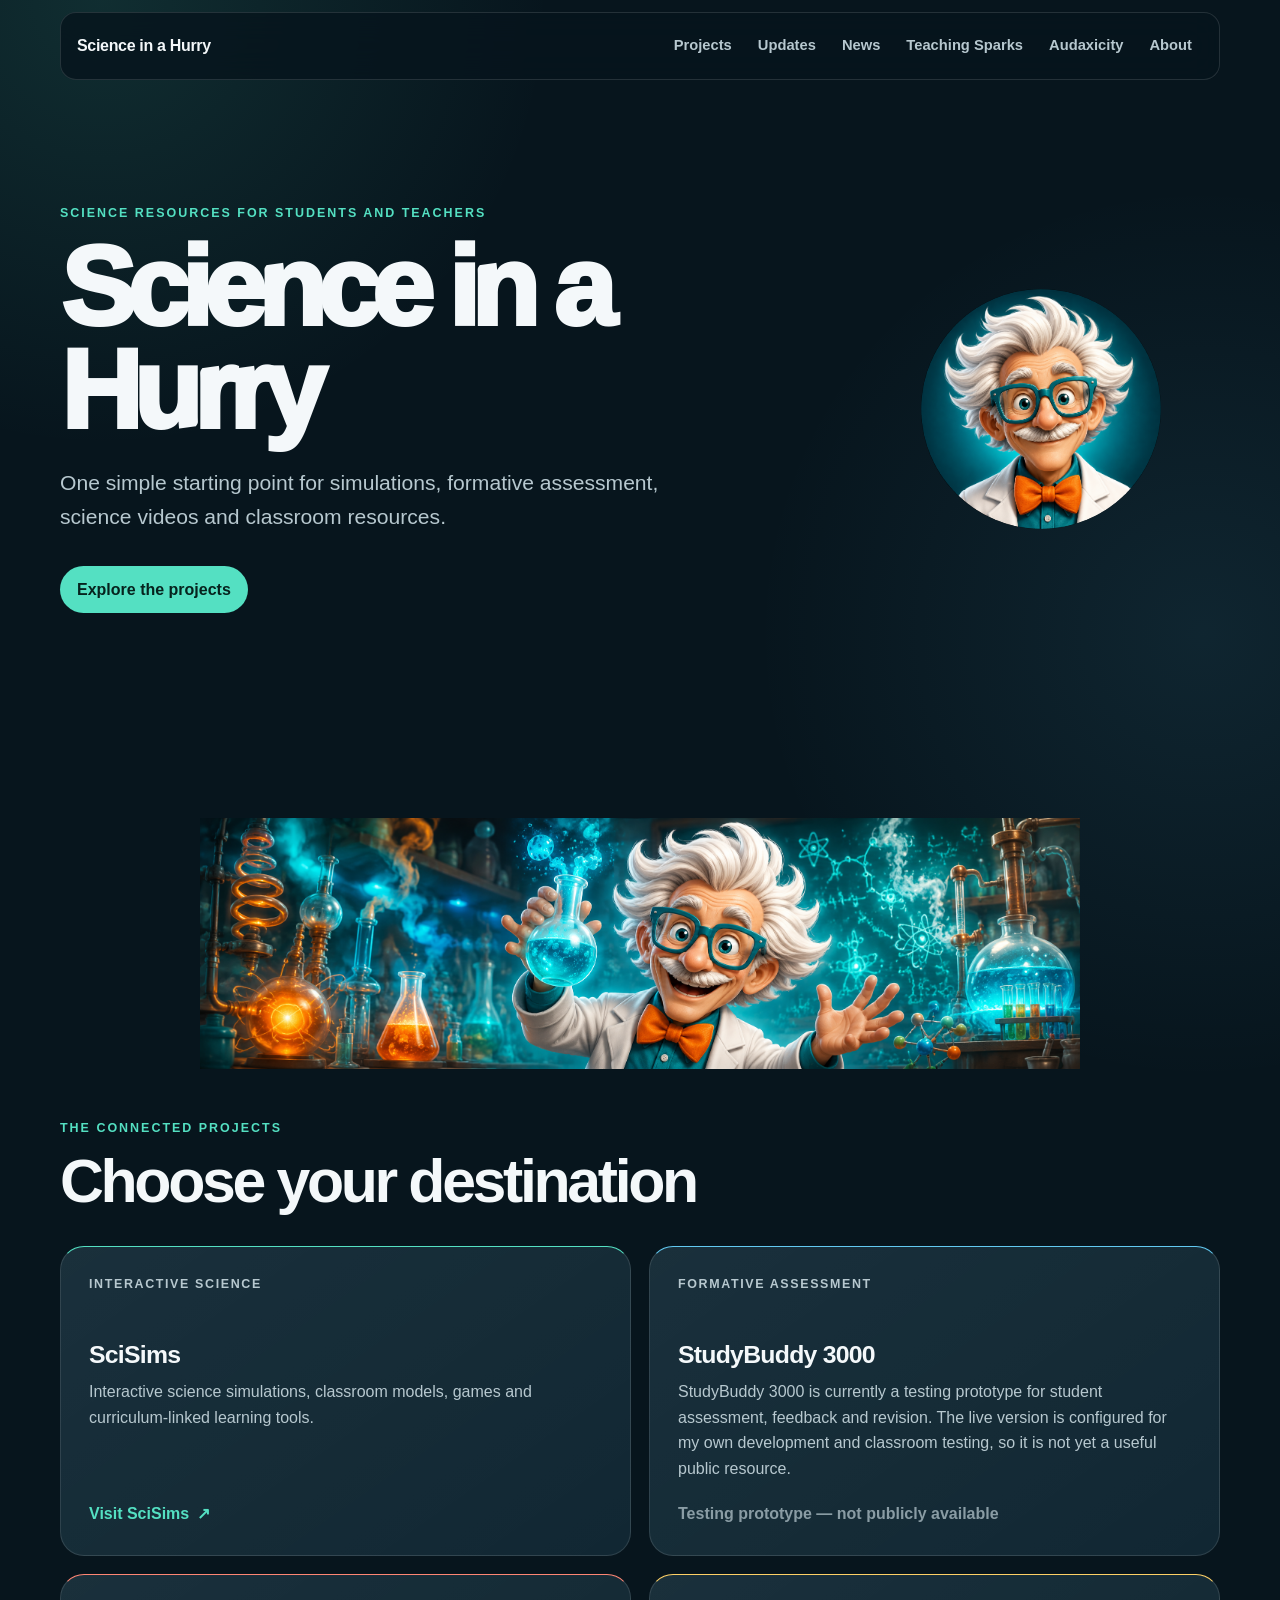
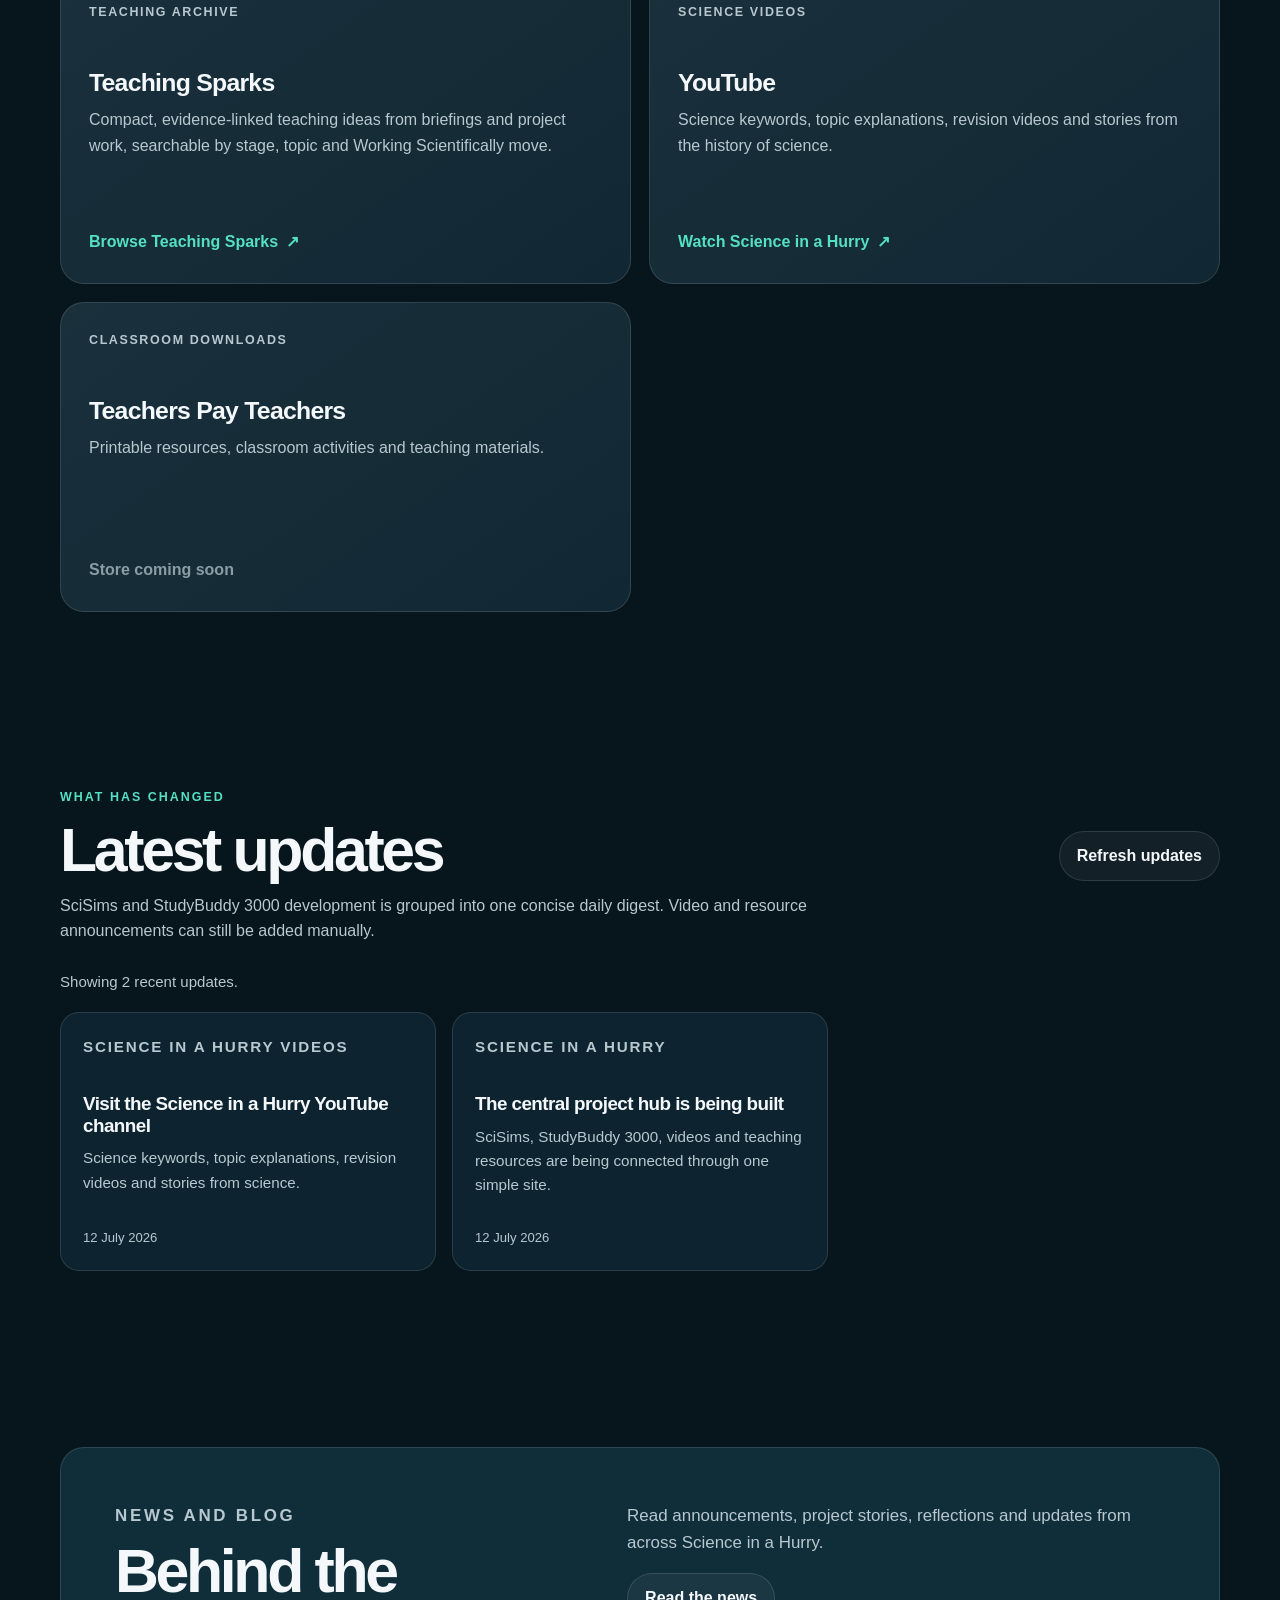
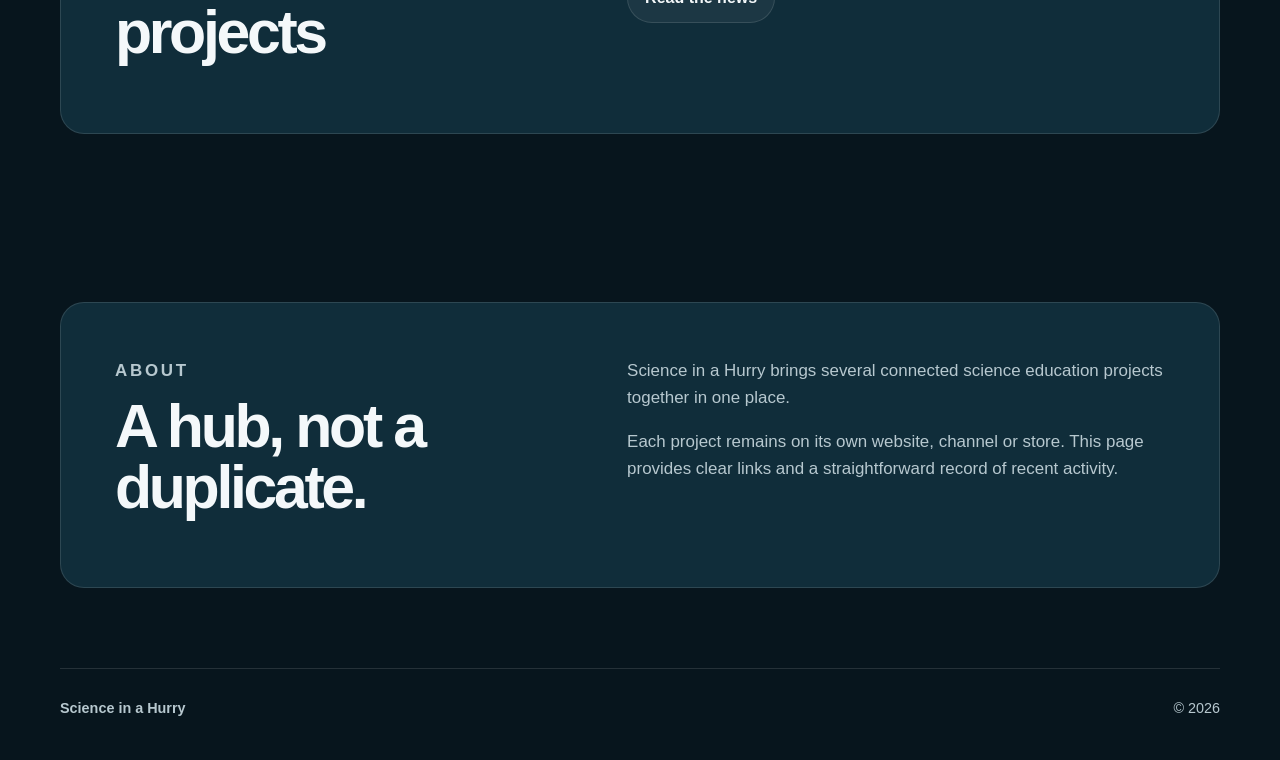
<file: index.html>
<!DOCTYPE html>
<html lang="en-AU">
<head>
  <meta charset="UTF-8">
  <meta name="viewport" content="width=device-width, initial-scale=1.0">

  <title>Science in a Hurry</title>

  <meta
    name="description"
    content="Science in a Hurry is the central hub for SciSims, StudyBuddy 3000, science videos and classroom resources."
  >

  <link rel="stylesheet" href="style.css">
</head>

<body>
  <a class="skip-link" href="#main">Skip to main content</a>

  <header class="site-header">
    <a class="brand" href="#top">Science in a Hurry</a>

    <nav aria-label="Main navigation">
      <a href="#projects">Projects</a>
      <a href="#updates">Updates</a>
      <a href="news.html">News</a>
      <a href="teaching-sparks.html">Teaching Sparks</a>
      <a href="audaxicity.html">Audaxicity</a>
      <a href="#about">About</a>
    </nav>
  </header>

  <main id="main">

    <!-- HERO -->
    <section class="hero" id="top">
      <div class="hero-copy">
        <p class="eyebrow">Science resources for students and teachers</p>

        <h1>Science in a Hurry</h1>

        <p>
          One simple starting point for simulations, formative assessment,
          science videos and classroom resources.
        </p>

        <a class="button primary" href="#projects">
          Explore the projects
        </a>
      </div>

<div class="hero-character">
  <img
    src="SIAH1.png"
    alt="Professor Chaos says you must learn!"
  >
</div>
    </section>

    <!-- PROJECTS -->
<section class="section" id="projects">

  <div class="project-banner">
    <img
      src="SIAH2.png"
      alt="Professor Chaos conducting energetic science experiments in a laboratory"
    >
  </div>

  <div class="section-heading">
        <p class="eyebrow">The connected projects</p>
        <h2>Choose your destination</h2>
      </div>

      <div class="project-grid">

        <!-- SCISIMS -->
        <article class="project-card">
          <p class="project-label">Interactive science</p>

          <h3>SciSims</h3>

          <p>
            Interactive science simulations, classroom models, games and
            curriculum-linked learning tools.
          </p>

          <a
            class="card-link"
            href="https://scisims3000.github.io/SciSims/"
            target="_blank"
            rel="noopener noreferrer"
          >
            Visit SciSims
            <span aria-hidden="true">↗</span>
          </a>
        </article>

        <!-- STUDYBUDDY -->
        <article class="project-card">
          <p class="project-label">Formative assessment</p>

          <h3>StudyBuddy 3000</h3>

          <p>
            StudyBuddy 3000 is currently a testing prototype for student
            assessment, feedback and revision. The live version is configured
            for my own development and classroom testing, so it is not yet a
            useful public resource.
          </p>

          <span class="card-link disabled" aria-disabled="true">
            Testing prototype — not publicly available
          </span>
        </article>

        <!-- TEACHING SPARKS -->
        <article class="project-card">
          <p class="project-label">Teaching archive</p>

          <h3>Teaching Sparks</h3>

          <p>
            Compact, evidence-linked teaching ideas from briefings and project
            work, searchable by stage, topic and Working Scientifically move.
          </p>

          <a class="card-link" href="teaching-sparks.html">
            Browse Teaching Sparks
            <span aria-hidden="true">↗</span>
          </a>
        </article>

        <!-- YOUTUBE -->
        <article class="project-card">
          <p class="project-label">Science videos</p>

          <h3>YouTube</h3>

          <p>
            Science keywords, topic explanations, revision videos and stories
            from the history of science.
          </p>

          <a
            class="card-link"
            href="https://www.youtube.com/channel/UCIzfByyjUPlKLvN81bJ-O2g"
            target="_blank"
            rel="noopener noreferrer"
          >
            Watch Science in a Hurry
            <span aria-hidden="true">↗</span>
          </a>
        </article>

        <!-- TEACHERS PAY TEACHERS -->
        <article class="project-card coming-soon">
          <p class="project-label">Classroom downloads</p>

          <h3>Teachers Pay Teachers</h3>

          <p>
            Printable resources, classroom activities and teaching materials.
          </p>

          <span class="card-link disabled" aria-disabled="true">
            Store coming soon
          </span>
        </article>

      </div>
    </section>

    <!-- UPDATES -->
    <section class="section updates-section" id="updates">
      <div class="section-heading updates-heading">
        <div>
          <p class="eyebrow">What has changed</p>
          <h2>Latest updates</h2>
        </div>

        <button
          class="button secondary"
          id="refresh-updates"
          type="button"
        >
          Refresh updates
        </button>
      </div>

      <p class="updates-intro">
        SciSims and StudyBuddy 3000 development is grouped into one concise
        daily digest. Video and resource announcements can still be added manually.
      </p>

      <div
        class="status-message"
        id="updates-status"
        role="status"
      >
        Loading the latest updates…
      </div>

      <div
        class="updates-grid"
        id="updates-grid"
      ></div>
    </section>

    <!-- NEWS PROMOTION -->
    <section class="section">
      <div class="about">
        <div>
          <p class="eyebrow">News and blog</p>
          <h2>Behind the projects</h2>
        </div>

        <div>
          <p>
            Read announcements, project stories, reflections and updates from
            across Science in a Hurry.
          </p>

          <a class="button secondary" href="news.html">
            Read the news
          </a>
        </div>
      </div>
    </section>

    <!-- ABOUT -->
    <section class="about section" id="about">
      <div>
        <p class="eyebrow">About</p>
        <h2>A hub, not a duplicate.</h2>
      </div>

      <div>
        <p>
          Science in a Hurry brings several connected science education
          projects together in one place.
        </p>

        <p>
          Each project remains on its own website, channel or store. This page
          provides clear links and a straightforward record of recent activity.
        </p>
      </div>
    </section>

  </main>

  <footer class="site-footer">
    <strong>Science in a Hurry</strong>

    <span>
      © <span id="year">2026</span>
    </span>
  </footer>

  <script src="script.js"></script>
</body>
</html>
</file>
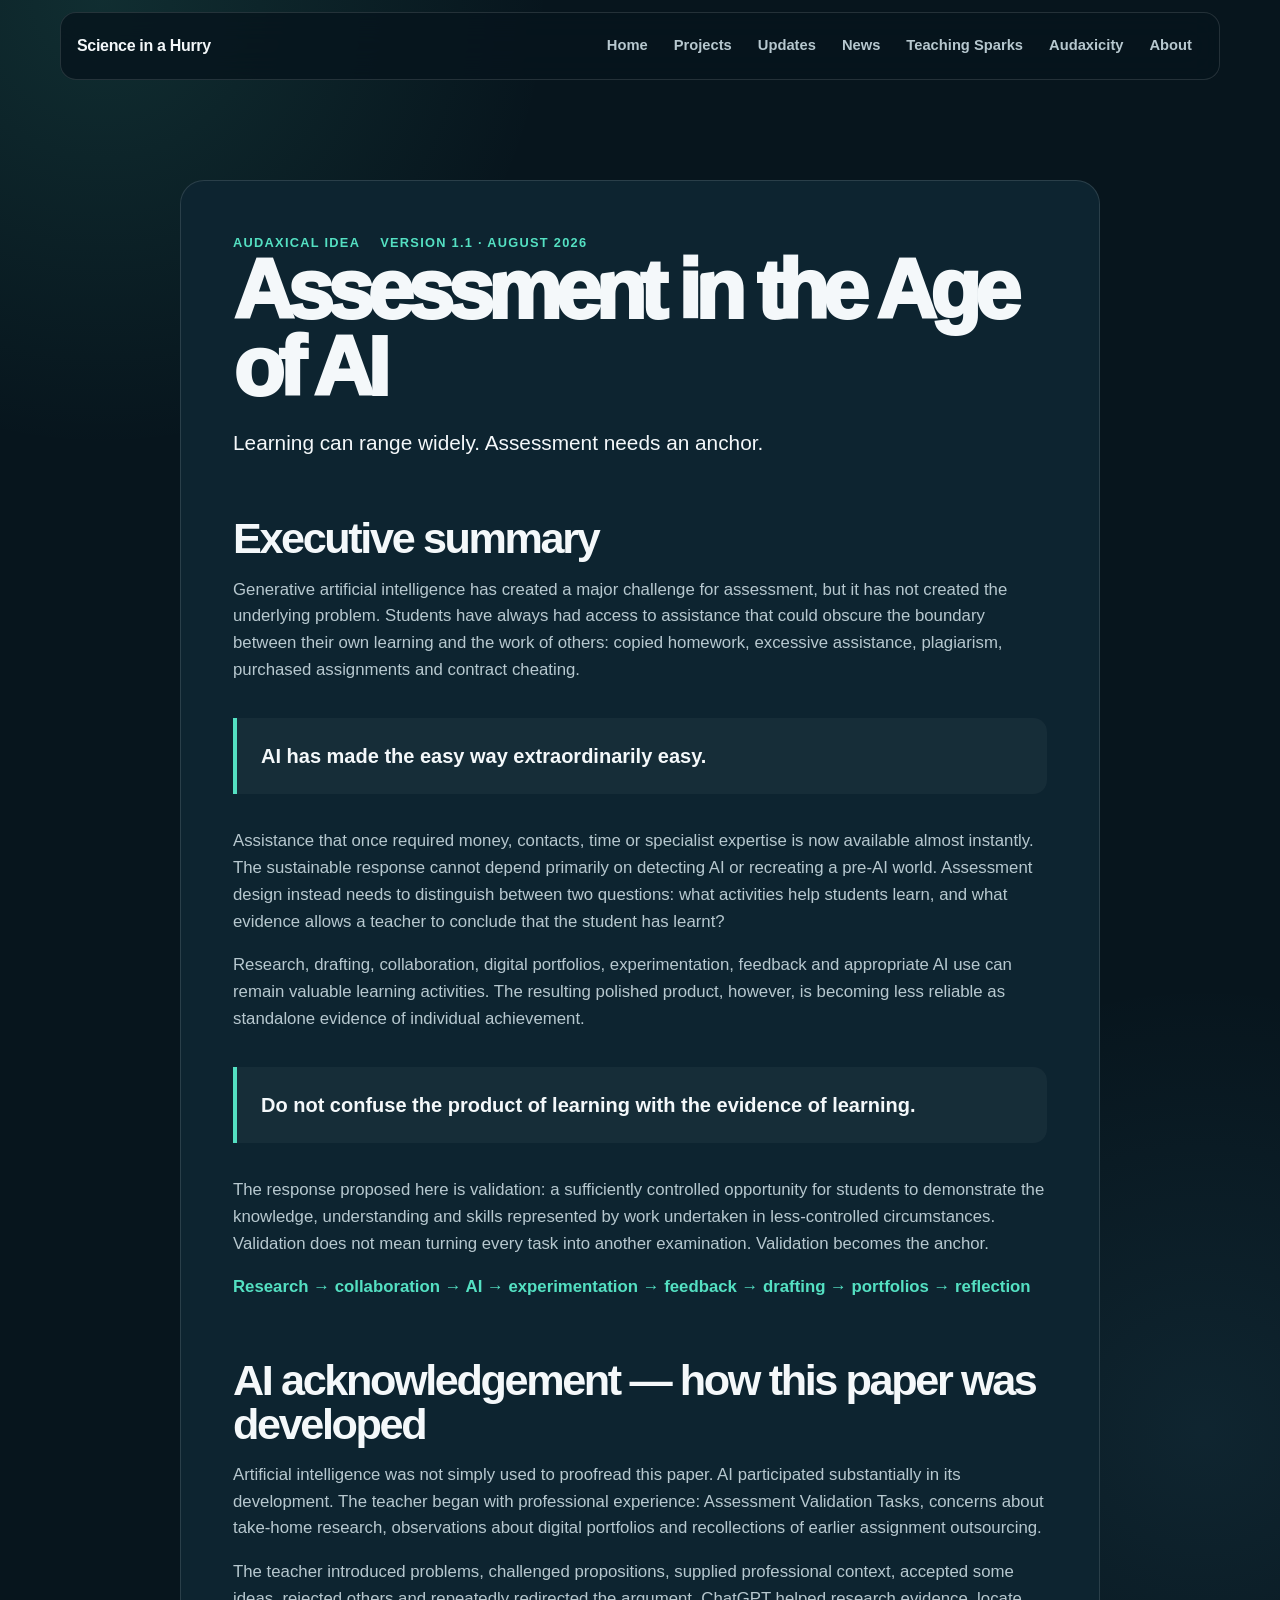
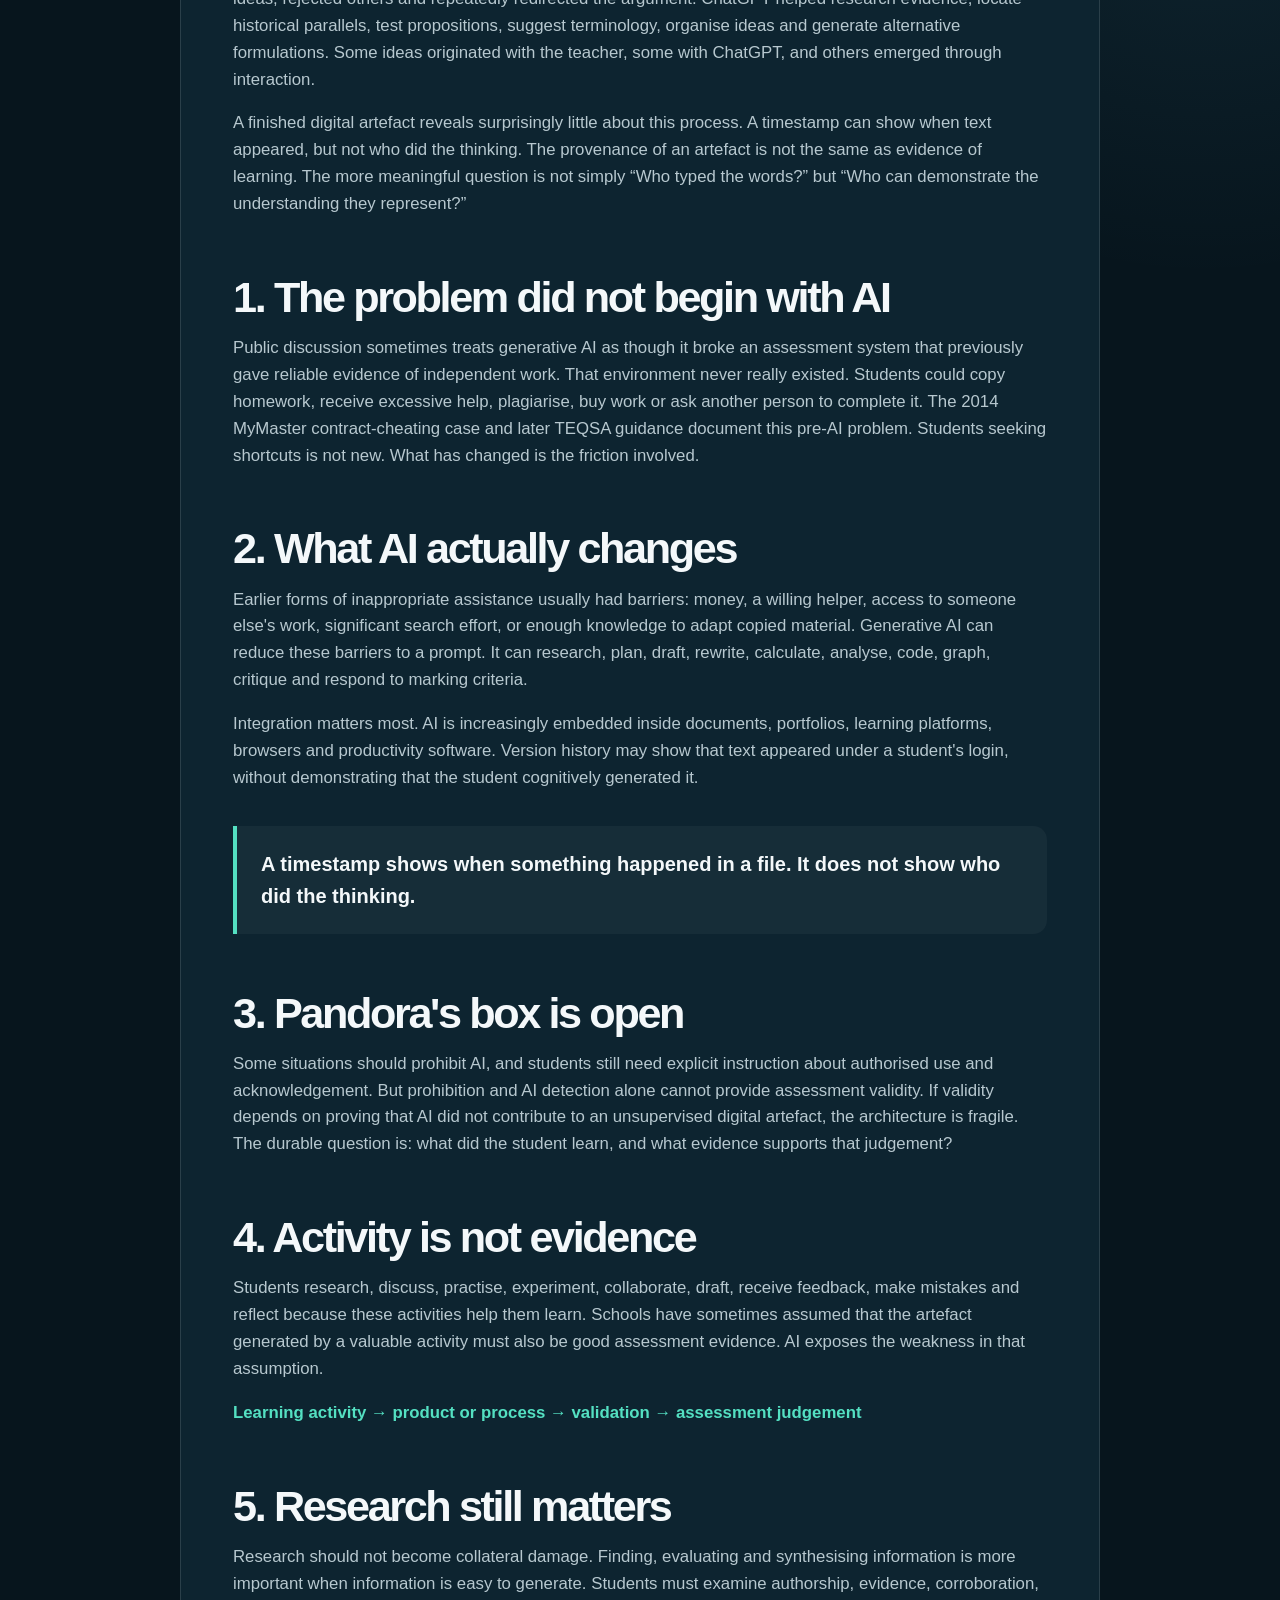
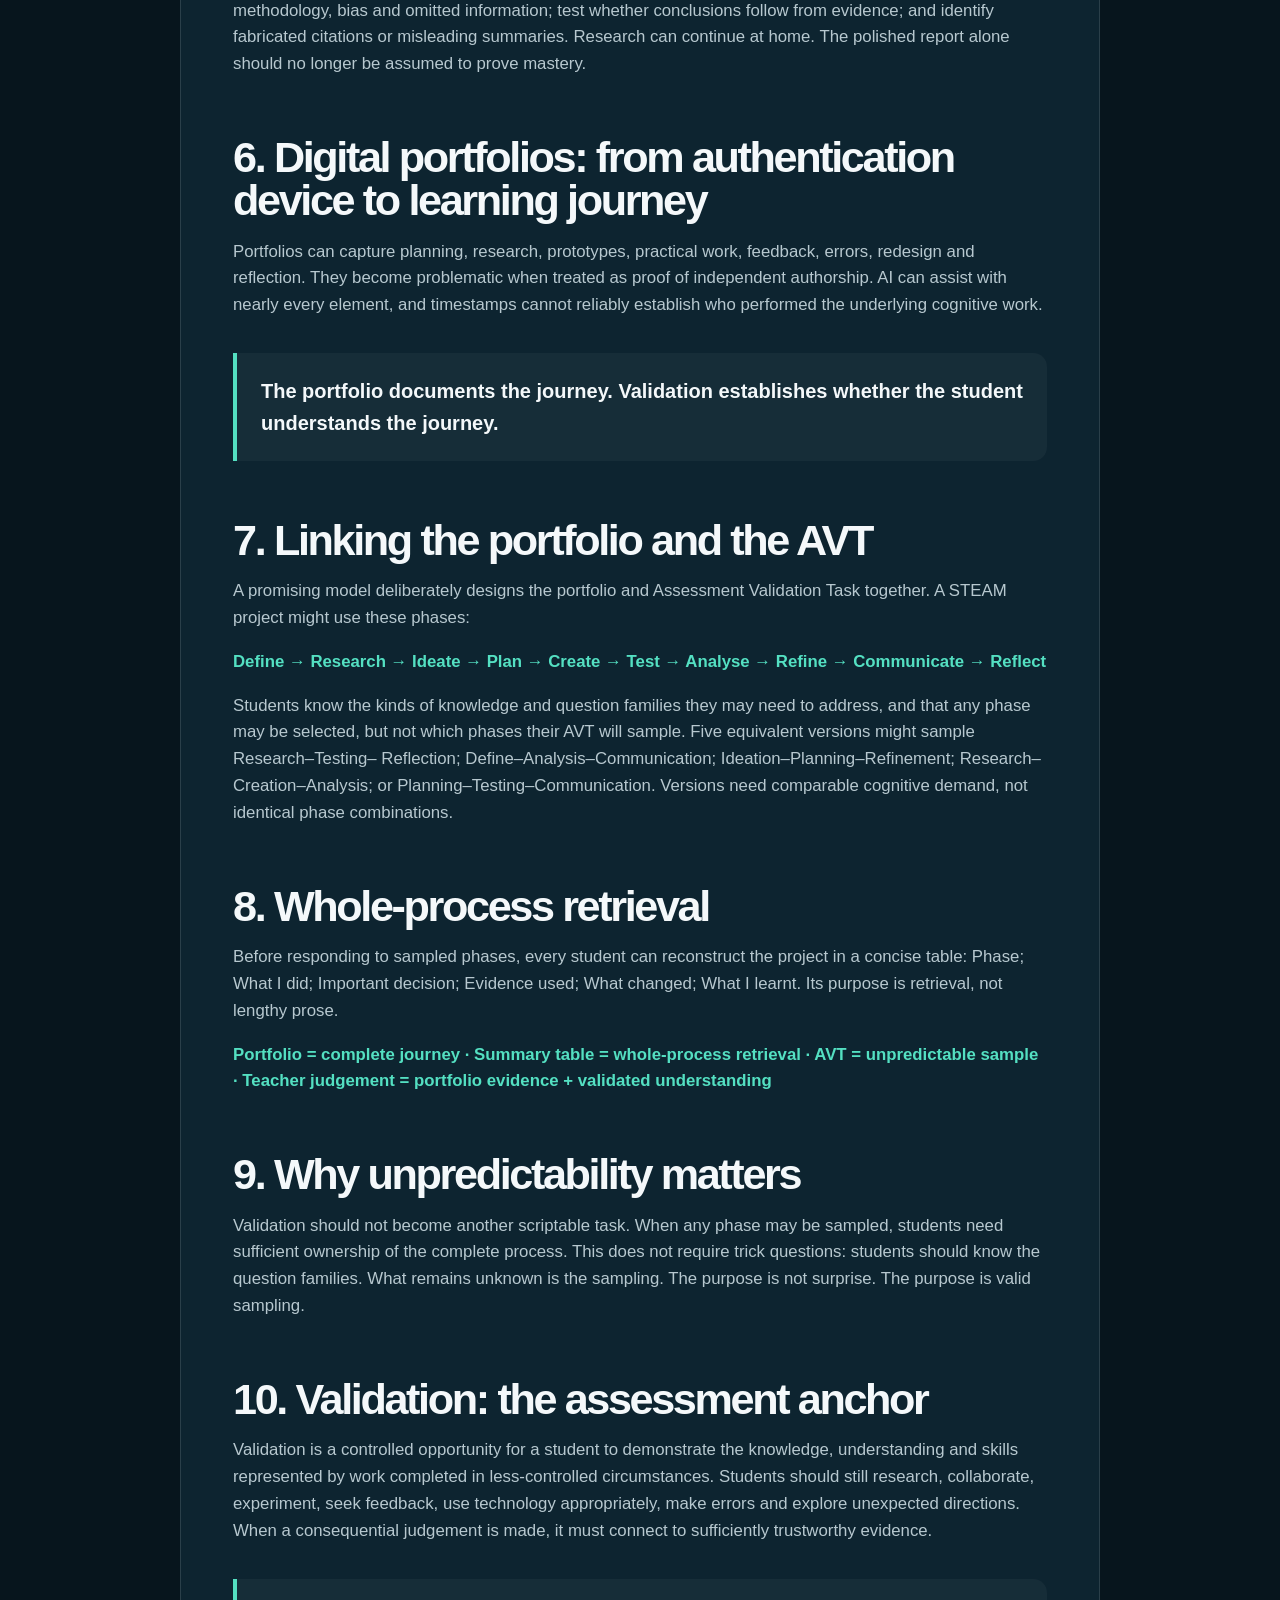
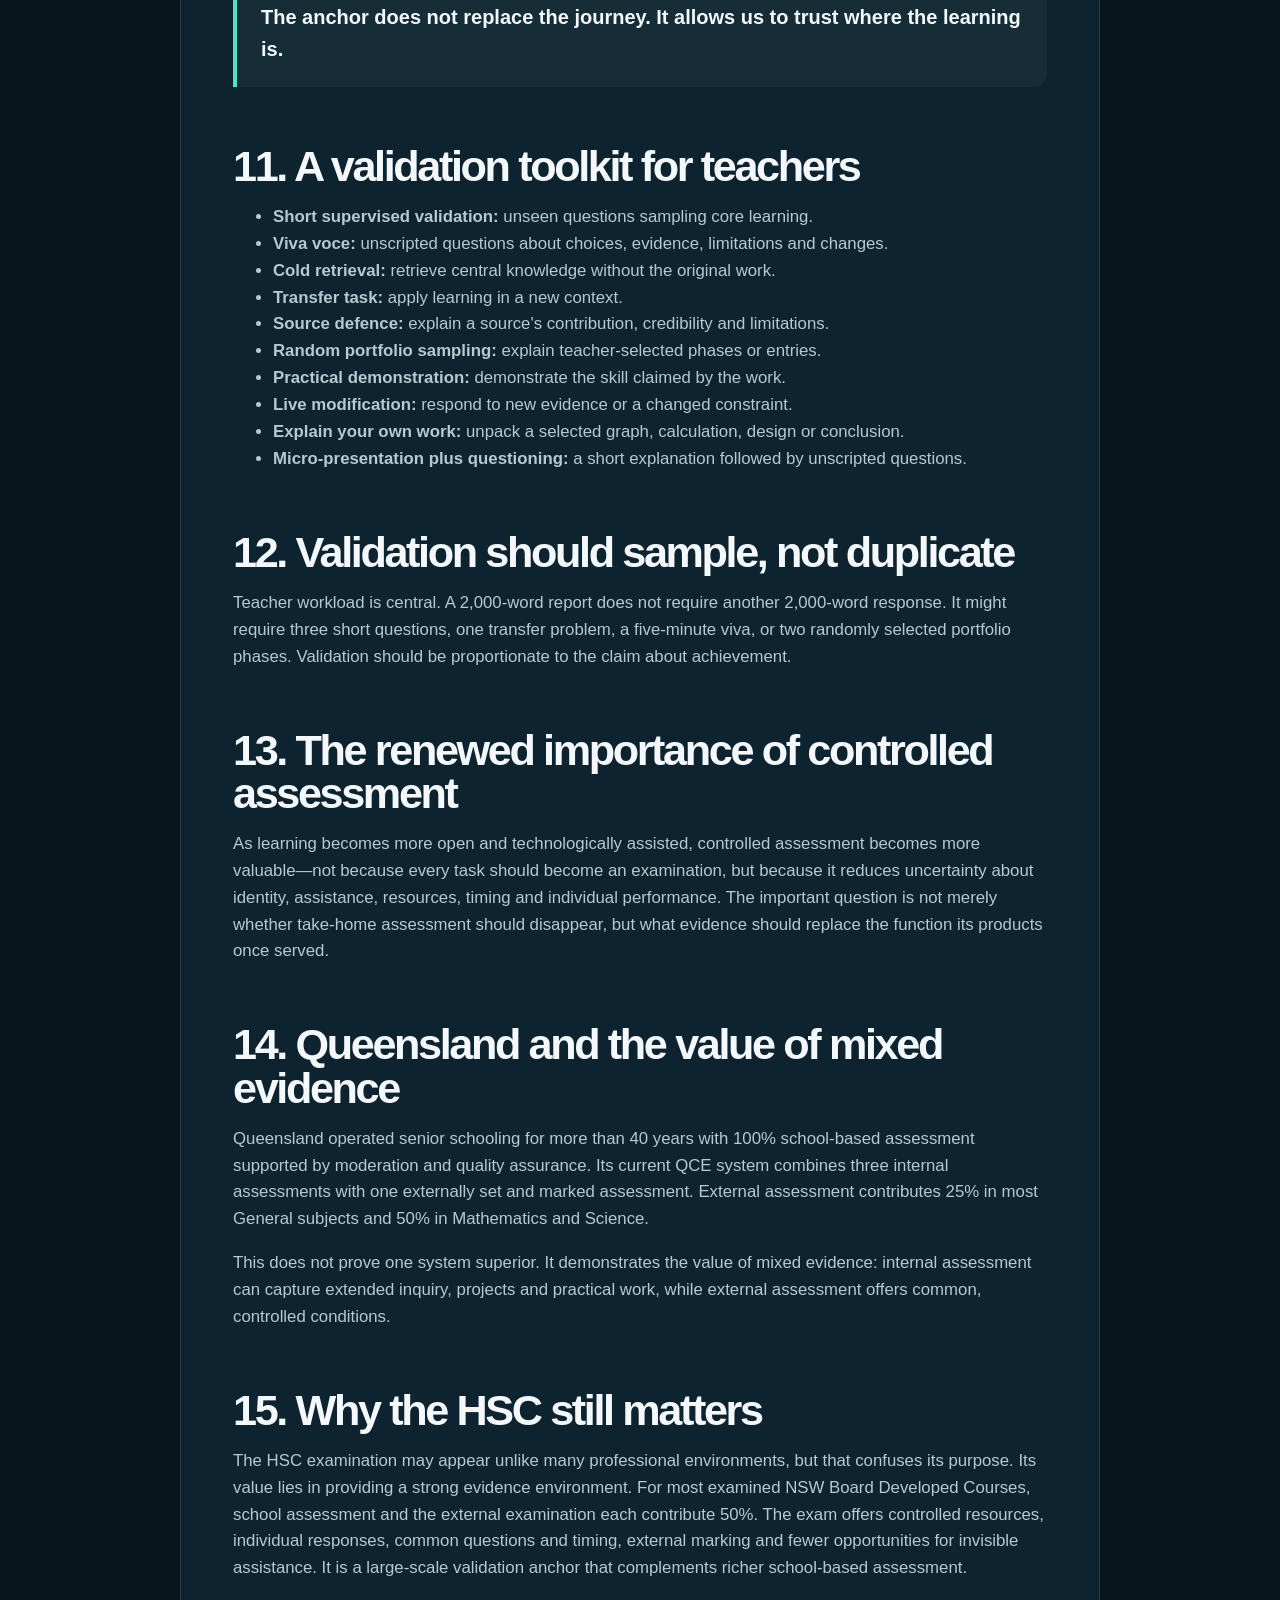
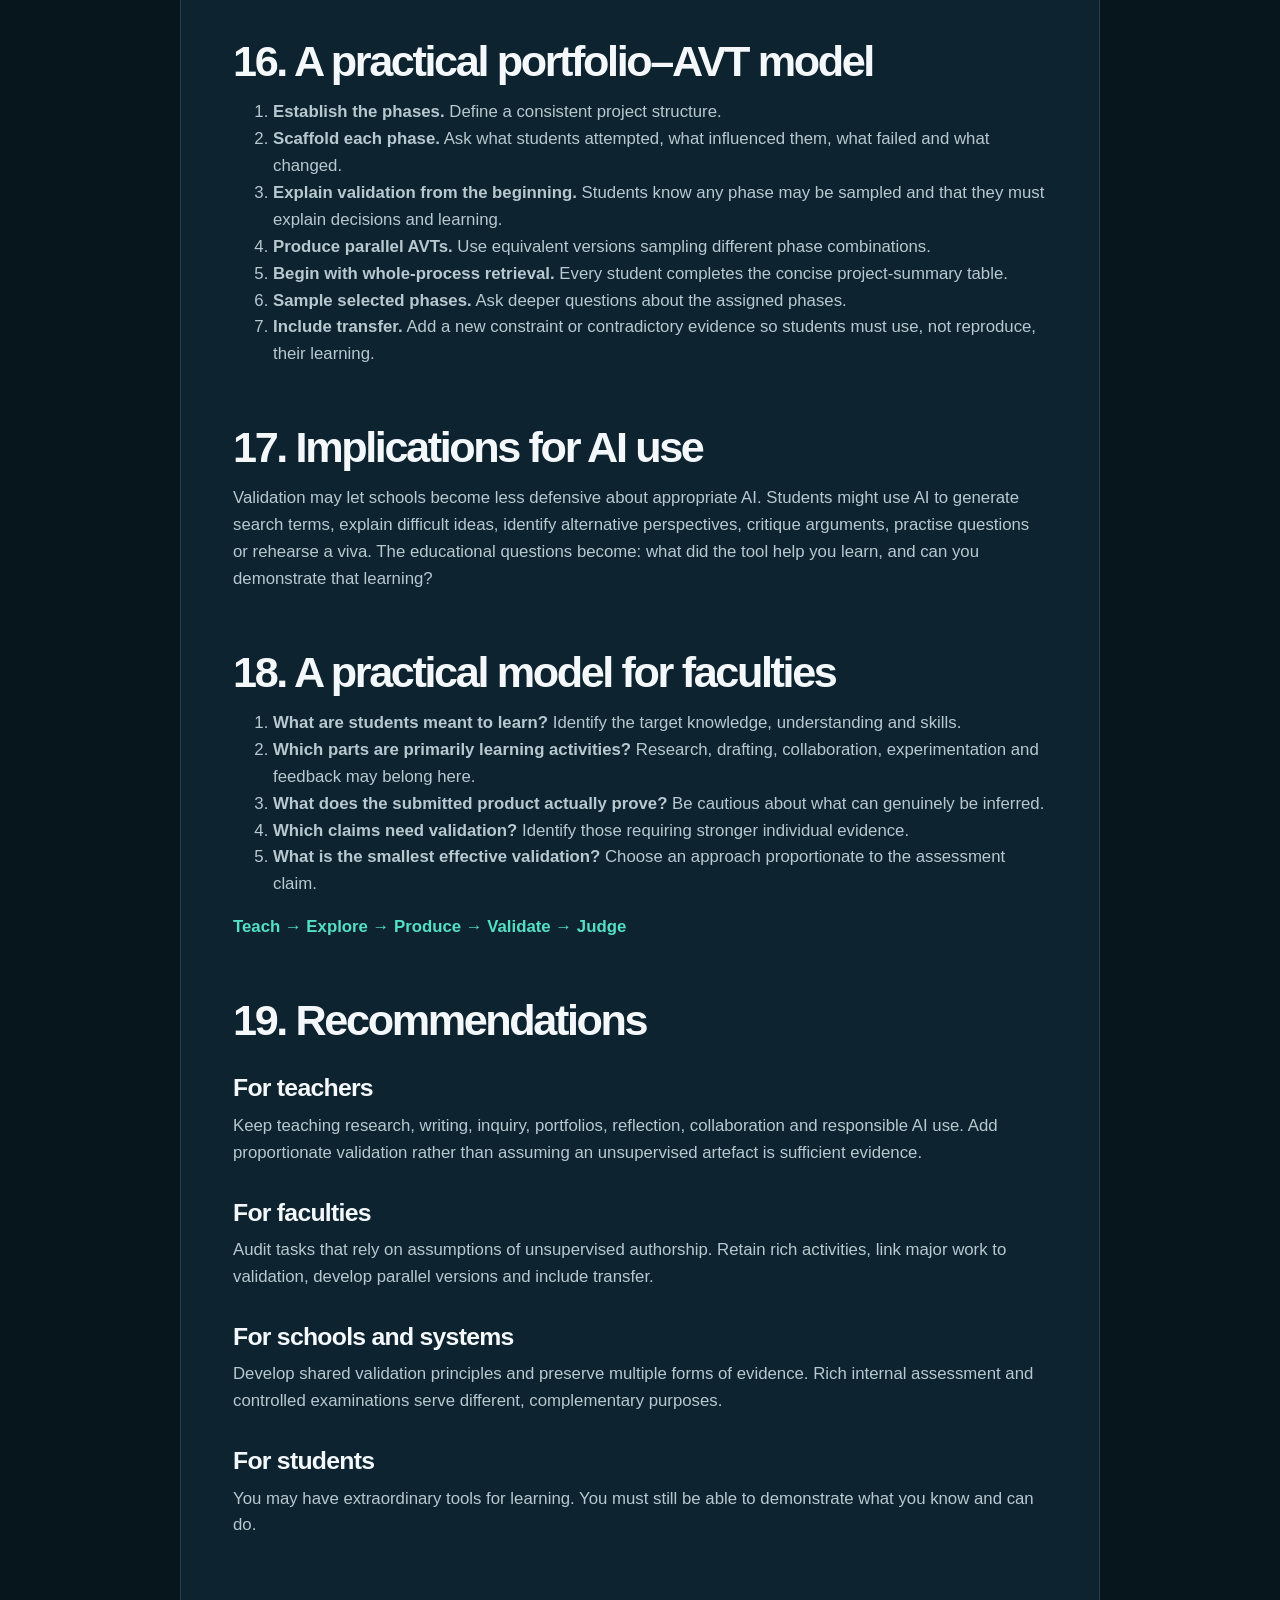
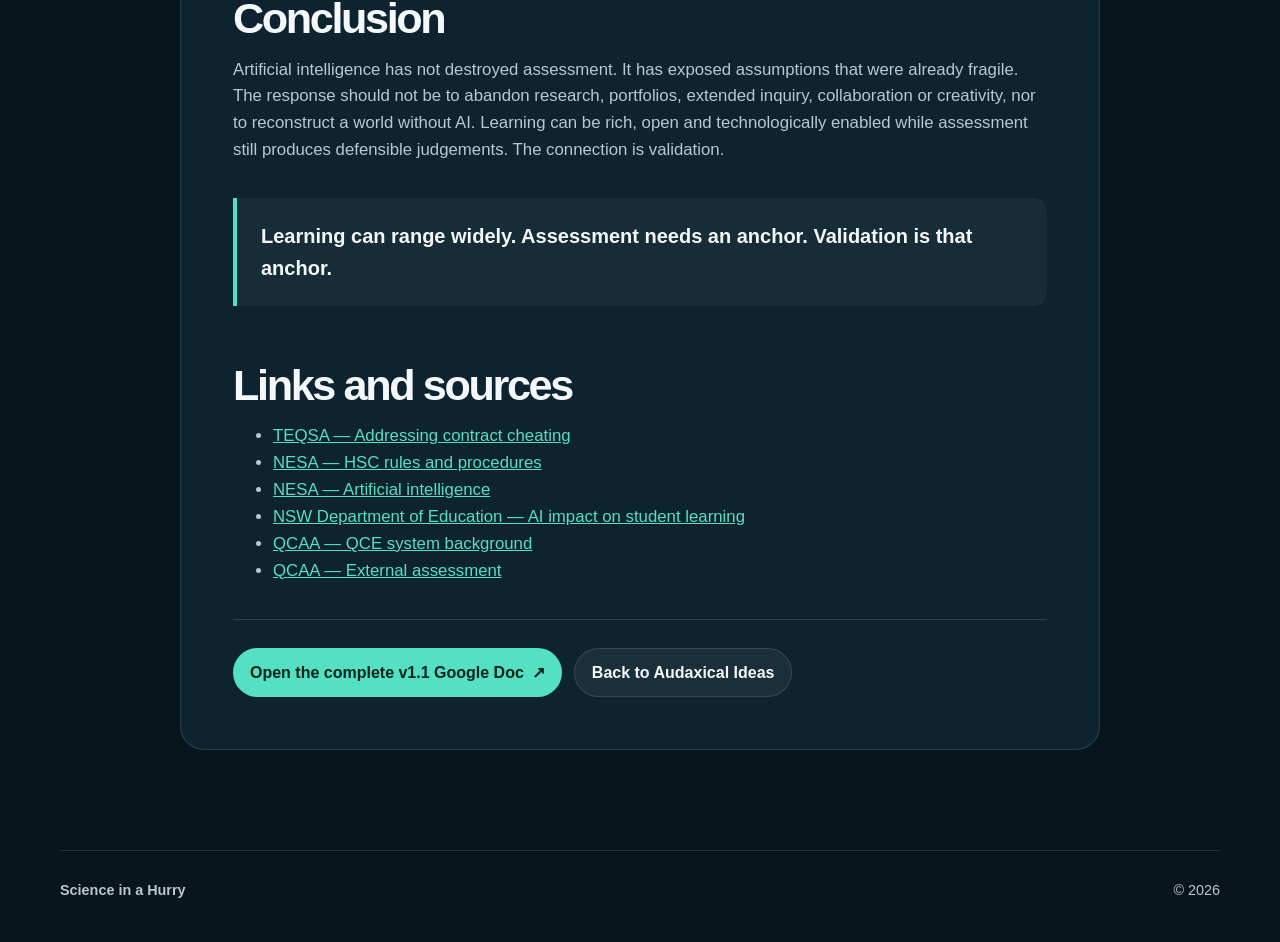
<file: assessment-in-the-age-of-ai.html>
<!DOCTYPE html>
<html lang="en-AU">
<head>
  <meta charset="UTF-8">
  <meta name="viewport" content="width=device-width, initial-scale=1.0">
  <title>Assessment in the Age of AI | Audaxicity</title>
  <meta name="description" content="Learning can range widely. Assessment needs an anchor. A practical framework for valid assessment in the age of generative AI.">
  <link rel="stylesheet" href="style.css">
</head>
<body>
  <a class="skip-link" href="#main">Skip to main content</a>
  <header class="site-header">
    <a class="brand" href="index.html">Science in a Hurry</a>
    <nav aria-label="Main navigation">
      <a href="index.html">Home</a>
      <a href="index.html#projects">Projects</a>
      <a href="index.html#updates">Updates</a>
      <a href="news.html">News</a>
      <a href="teaching-sparks.html">Teaching Sparks</a>
      <a href="audaxicity.html">Audaxicity</a>
      <a href="index.html#about">About</a>
    </nav>
  </header>

  <main id="main" class="content-page">
    <article class="longform">
      <div class="article-meta">
        <span>Audaxical Idea</span>
        <span>Version 1.1 · August 2026</span>
      </div>
      <h1>Assessment in the Age of AI</h1>
      <p class="lede">Learning can range widely. Assessment needs an anchor.</p>

      <h2>Executive summary</h2>
      <p>
        Generative artificial intelligence has created a major challenge for
        assessment, but it has not created the underlying problem. Students have
        always had access to assistance that could obscure the boundary between
        their own learning and the work of others: copied homework, excessive
        assistance, plagiarism, purchased assignments and contract cheating.
      </p>
      <p class="pull-quote">AI has made the easy way extraordinarily easy.</p>
      <p>
        Assistance that once required money, contacts, time or specialist
        expertise is now available almost instantly. The sustainable response
        cannot depend primarily on detecting AI or recreating a pre-AI world.
        Assessment design instead needs to distinguish between two questions:
        what activities help students learn, and what evidence allows a teacher
        to conclude that the student has learnt?
      </p>
      <p>
        Research, drafting, collaboration, digital portfolios, experimentation,
        feedback and appropriate AI use can remain valuable learning activities.
        The resulting polished product, however, is becoming less reliable as
        standalone evidence of individual achievement.
      </p>
      <p class="pull-quote">Do not confuse the product of learning with the evidence of learning.</p>
      <p>
        The response proposed here is validation: a sufficiently controlled
        opportunity for students to demonstrate the knowledge, understanding
        and skills represented by work undertaken in less-controlled
        circumstances. Validation does not mean turning every task into another
        examination. Validation becomes the anchor.
      </p>
      <p class="process-line">Research → collaboration → AI → experimentation → feedback → drafting → portfolios → reflection</p>

      <h2>AI acknowledgement — how this paper was developed</h2>
      <p>
        Artificial intelligence was not simply used to proofread this paper.
        AI participated substantially in its development. The teacher began
        with professional experience: Assessment Validation Tasks, concerns
        about take-home research, observations about digital portfolios and
        recollections of earlier assignment outsourcing.
      </p>
      <p>
        The teacher introduced problems, challenged propositions, supplied
        professional context, accepted some ideas, rejected others and repeatedly
        redirected the argument. ChatGPT helped research evidence, locate
        historical parallels, test propositions, suggest terminology, organise
        ideas and generate alternative formulations. Some ideas originated with
        the teacher, some with ChatGPT, and others emerged through interaction.
      </p>
      <p>
        A finished digital artefact reveals surprisingly little about this
        process. A timestamp can show when text appeared, but not who did the
        thinking. The provenance of an artefact is not the same as evidence of
        learning. The more meaningful question is not simply “Who typed the
        words?” but “Who can demonstrate the understanding they represent?”
      </p>

      <h2>1. The problem did not begin with AI</h2>
      <p>
        Public discussion sometimes treats generative AI as though it broke an
        assessment system that previously gave reliable evidence of independent
        work. That environment never really existed. Students could copy
        homework, receive excessive help, plagiarise, buy work or ask another
        person to complete it. The 2014 MyMaster contract-cheating case and later
        TEQSA guidance document this pre-AI problem. Students seeking shortcuts
        is not new. What has changed is the friction involved.
      </p>

      <h2>2. What AI actually changes</h2>
      <p>
        Earlier forms of inappropriate assistance usually had barriers: money,
        a willing helper, access to someone else's work, significant search
        effort, or enough knowledge to adapt copied material. Generative AI can
        reduce these barriers to a prompt. It can research, plan, draft, rewrite,
        calculate, analyse, code, graph, critique and respond to marking criteria.
      </p>
      <p>
        Integration matters most. AI is increasingly embedded inside documents,
        portfolios, learning platforms, browsers and productivity software.
        Version history may show that text appeared under a student's login,
        without demonstrating that the student cognitively generated it.
      </p>
      <p class="pull-quote">A timestamp shows when something happened in a file. It does not show who did the thinking.</p>

      <h2>3. Pandora's box is open</h2>
      <p>
        Some situations should prohibit AI, and students still need explicit
        instruction about authorised use and acknowledgement. But prohibition
        and AI detection alone cannot provide assessment validity. If validity
        depends on proving that AI did not contribute to an unsupervised digital
        artefact, the architecture is fragile. The durable question is: what did
        the student learn, and what evidence supports that judgement?
      </p>

      <h2>4. Activity is not evidence</h2>
      <p>
        Students research, discuss, practise, experiment, collaborate, draft,
        receive feedback, make mistakes and reflect because these activities help
        them learn. Schools have sometimes assumed that the artefact generated by
        a valuable activity must also be good assessment evidence. AI exposes the
        weakness in that assumption.
      </p>
      <p class="process-line">Learning activity → product or process → validation → assessment judgement</p>

      <h2>5. Research still matters</h2>
      <p>
        Research should not become collateral damage. Finding, evaluating and
        synthesising information is more important when information is easy to
        generate. Students must examine authorship, evidence, corroboration,
        methodology, bias and omitted information; test whether conclusions
        follow from evidence; and identify fabricated citations or misleading
        summaries. Research can continue at home. The polished report alone
        should no longer be assumed to prove mastery.
      </p>

      <h2>6. Digital portfolios: from authentication device to learning journey</h2>
      <p>
        Portfolios can capture planning, research, prototypes, practical work,
        feedback, errors, redesign and reflection. They become problematic when
        treated as proof of independent authorship. AI can assist with nearly
        every element, and timestamps cannot reliably establish who performed
        the underlying cognitive work.
      </p>
      <p class="pull-quote">The portfolio documents the journey. Validation establishes whether the student understands the journey.</p>

      <h2>7. Linking the portfolio and the AVT</h2>
      <p>
        A promising model deliberately designs the portfolio and Assessment
        Validation Task together. A STEAM project might use these phases:
      </p>
      <p class="process-line">Define → Research → Ideate → Plan → Create → Test → Analyse → Refine → Communicate → Reflect</p>
      <p>
        Students know the kinds of knowledge and question families they may need
        to address, and that any phase may be selected, but not which phases their
        AVT will sample. Five equivalent versions might sample Research–Testing–
        Reflection; Define–Analysis–Communication; Ideation–Planning–Refinement;
        Research–Creation–Analysis; or Planning–Testing–Communication. Versions
        need comparable cognitive demand, not identical phase combinations.
      </p>

      <h2>8. Whole-process retrieval</h2>
      <p>
        Before responding to sampled phases, every student can reconstruct the
        project in a concise table: Phase; What I did; Important decision;
        Evidence used; What changed; What I learnt. Its purpose is retrieval,
        not lengthy prose.
      </p>
      <p class="process-line">Portfolio = complete journey · Summary table = whole-process retrieval · AVT = unpredictable sample · Teacher judgement = portfolio evidence + validated understanding</p>

      <h2>9. Why unpredictability matters</h2>
      <p>
        Validation should not become another scriptable task. When any phase may
        be sampled, students need sufficient ownership of the complete process.
        This does not require trick questions: students should know the question
        families. What remains unknown is the sampling. The purpose is not
        surprise. The purpose is valid sampling.
      </p>

      <h2>10. Validation: the assessment anchor</h2>
      <p>
        Validation is a controlled opportunity for a student to demonstrate the
        knowledge, understanding and skills represented by work completed in
        less-controlled circumstances. Students should still research,
        collaborate, experiment, seek feedback, use technology appropriately,
        make errors and explore unexpected directions. When a consequential
        judgement is made, it must connect to sufficiently trustworthy evidence.
      </p>
      <p class="pull-quote">The anchor does not replace the journey. It allows us to trust where the learning is.</p>

      <h2>11. A validation toolkit for teachers</h2>
      <ul>
        <li><strong>Short supervised validation:</strong> unseen questions sampling core learning.</li>
        <li><strong>Viva voce:</strong> unscripted questions about choices, evidence, limitations and changes.</li>
        <li><strong>Cold retrieval:</strong> retrieve central knowledge without the original work.</li>
        <li><strong>Transfer task:</strong> apply learning in a new context.</li>
        <li><strong>Source defence:</strong> explain a source's contribution, credibility and limitations.</li>
        <li><strong>Random portfolio sampling:</strong> explain teacher-selected phases or entries.</li>
        <li><strong>Practical demonstration:</strong> demonstrate the skill claimed by the work.</li>
        <li><strong>Live modification:</strong> respond to new evidence or a changed constraint.</li>
        <li><strong>Explain your own work:</strong> unpack a selected graph, calculation, design or conclusion.</li>
        <li><strong>Micro-presentation plus questioning:</strong> a short explanation followed by unscripted questions.</li>
      </ul>

      <h2>12. Validation should sample, not duplicate</h2>
      <p>
        Teacher workload is central. A 2,000-word report does not require another
        2,000-word response. It might require three short questions, one transfer
        problem, a five-minute viva, or two randomly selected portfolio phases.
        Validation should be proportionate to the claim about achievement.
      </p>

      <h2>13. The renewed importance of controlled assessment</h2>
      <p>
        As learning becomes more open and technologically assisted, controlled
        assessment becomes more valuable—not because every task should become an
        examination, but because it reduces uncertainty about identity,
        assistance, resources, timing and individual performance. The important
        question is not merely whether take-home assessment should disappear,
        but what evidence should replace the function its products once served.
      </p>

      <h2>14. Queensland and the value of mixed evidence</h2>
      <p>
        Queensland operated senior schooling for more than 40 years with 100%
        school-based assessment supported by moderation and quality assurance.
        Its current QCE system combines three internal assessments with one
        externally set and marked assessment. External assessment contributes
        25% in most General subjects and 50% in Mathematics and Science.
      </p>
      <p>
        This does not prove one system superior. It demonstrates the value of
        mixed evidence: internal assessment can capture extended inquiry,
        projects and practical work, while external assessment offers common,
        controlled conditions.
      </p>

      <h2>15. Why the HSC still matters</h2>
      <p>
        The HSC examination may appear unlike many professional environments,
        but that confuses its purpose. Its value lies in providing a strong
        evidence environment. For most examined NSW Board Developed Courses,
        school assessment and the external examination each contribute 50%.
        The exam offers controlled resources, individual responses, common
        questions and timing, external marking and fewer opportunities for
        invisible assistance. It is a large-scale validation anchor that
        complements richer school-based assessment.
      </p>

      <h2>16. A practical portfolio–AVT model</h2>
      <ol>
        <li><strong>Establish the phases.</strong> Define a consistent project structure.</li>
        <li><strong>Scaffold each phase.</strong> Ask what students attempted, what influenced them, what failed and what changed.</li>
        <li><strong>Explain validation from the beginning.</strong> Students know any phase may be sampled and that they must explain decisions and learning.</li>
        <li><strong>Produce parallel AVTs.</strong> Use equivalent versions sampling different phase combinations.</li>
        <li><strong>Begin with whole-process retrieval.</strong> Every student completes the concise project-summary table.</li>
        <li><strong>Sample selected phases.</strong> Ask deeper questions about the assigned phases.</li>
        <li><strong>Include transfer.</strong> Add a new constraint or contradictory evidence so students must use, not reproduce, their learning.</li>
      </ol>

      <h2>17. Implications for AI use</h2>
      <p>
        Validation may let schools become less defensive about appropriate AI.
        Students might use AI to generate search terms, explain difficult ideas,
        identify alternative perspectives, critique arguments, practise questions
        or rehearse a viva. The educational questions become: what did the tool
        help you learn, and can you demonstrate that learning?
      </p>

      <h2>18. A practical model for faculties</h2>
      <ol>
        <li><strong>What are students meant to learn?</strong> Identify the target knowledge, understanding and skills.</li>
        <li><strong>Which parts are primarily learning activities?</strong> Research, drafting, collaboration, experimentation and feedback may belong here.</li>
        <li><strong>What does the submitted product actually prove?</strong> Be cautious about what can genuinely be inferred.</li>
        <li><strong>Which claims need validation?</strong> Identify those requiring stronger individual evidence.</li>
        <li><strong>What is the smallest effective validation?</strong> Choose an approach proportionate to the assessment claim.</li>
      </ol>
      <p class="process-line">Teach → Explore → Produce → Validate → Judge</p>

      <h2>19. Recommendations</h2>
      <h3>For teachers</h3>
      <p>Keep teaching research, writing, inquiry, portfolios, reflection, collaboration and responsible AI use. Add proportionate validation rather than assuming an unsupervised artefact is sufficient evidence.</p>
      <h3>For faculties</h3>
      <p>Audit tasks that rely on assumptions of unsupervised authorship. Retain rich activities, link major work to validation, develop parallel versions and include transfer.</p>
      <h3>For schools and systems</h3>
      <p>Develop shared validation principles and preserve multiple forms of evidence. Rich internal assessment and controlled examinations serve different, complementary purposes.</p>
      <h3>For students</h3>
      <p>You may have extraordinary tools for learning. You must still be able to demonstrate what you know and can do.</p>

      <h2>Conclusion</h2>
      <p>
        Artificial intelligence has not destroyed assessment. It has exposed
        assumptions that were already fragile. The response should not be to
        abandon research, portfolios, extended inquiry, collaboration or
        creativity, nor to reconstruct a world without AI. Learning can be rich,
        open and technologically enabled while assessment still produces
        defensible judgements. The connection is validation.
      </p>
      <p class="pull-quote">Learning can range widely. Assessment needs an anchor. Validation is that anchor.</p>

      <h2>Links and sources</h2>
      <ul class="source-list">
        <li><a href="https://www.teqsa.gov.au/guides-resources/resources/good-practice-notes/good-practice-note-addressing-contract-cheating-safeguard-academic-integrity">TEQSA — Addressing contract cheating</a></li>
        <li><a href="https://www.nsw.gov.au/education-and-training/nesa/hsc/rules-and-procedures/2026-guide/before-you-start-your-hsc">NESA — HSC rules and procedures</a></li>
        <li><a href="https://www.nsw.gov.au/education-and-training/nesa/news/all/artificial-intelligence">NESA — Artificial intelligence</a></li>
        <li><a href="https://education.nsw.gov.au/news/latest-news/nsw-government-moves-on-ai-impact-on-student-learning">NSW Department of Education — AI impact on student learning</a></li>
        <li><a href="https://www.qcaa.qld.edu.au/senior/certificates-and-qualifications/qce-qcia-handbook/1-senior-schooling-qld/1.1-background">QCAA — QCE system background</a></li>
        <li><a href="https://www.qcaa.qld.edu.au/senior/assessment/external-assessment/about">QCAA — External assessment</a></li>
      </ul>

      <div class="article-actions">
        <a class="button primary" href="https://docs.google.com/document/d/1LBJC4ebqmzBDVvAq_9199nXo9ahAdx0fDZcE0XZRP2o/edit?usp=drivesdk" target="_blank" rel="noopener noreferrer">Open the complete v1.1 Google Doc <span aria-hidden="true">↗</span></a>
        <a class="button secondary" href="audaxicity.html">Back to Audaxical Ideas</a>
      </div>
    </article>
  </main>

  <footer class="site-footer">
    <strong>Science in a Hurry</strong>
    <span>© <span id="year">2026</span></span>
  </footer>
  <script>document.querySelector("#year").textContent = new Date().getFullYear();</script>
</body>
</html>
</file>
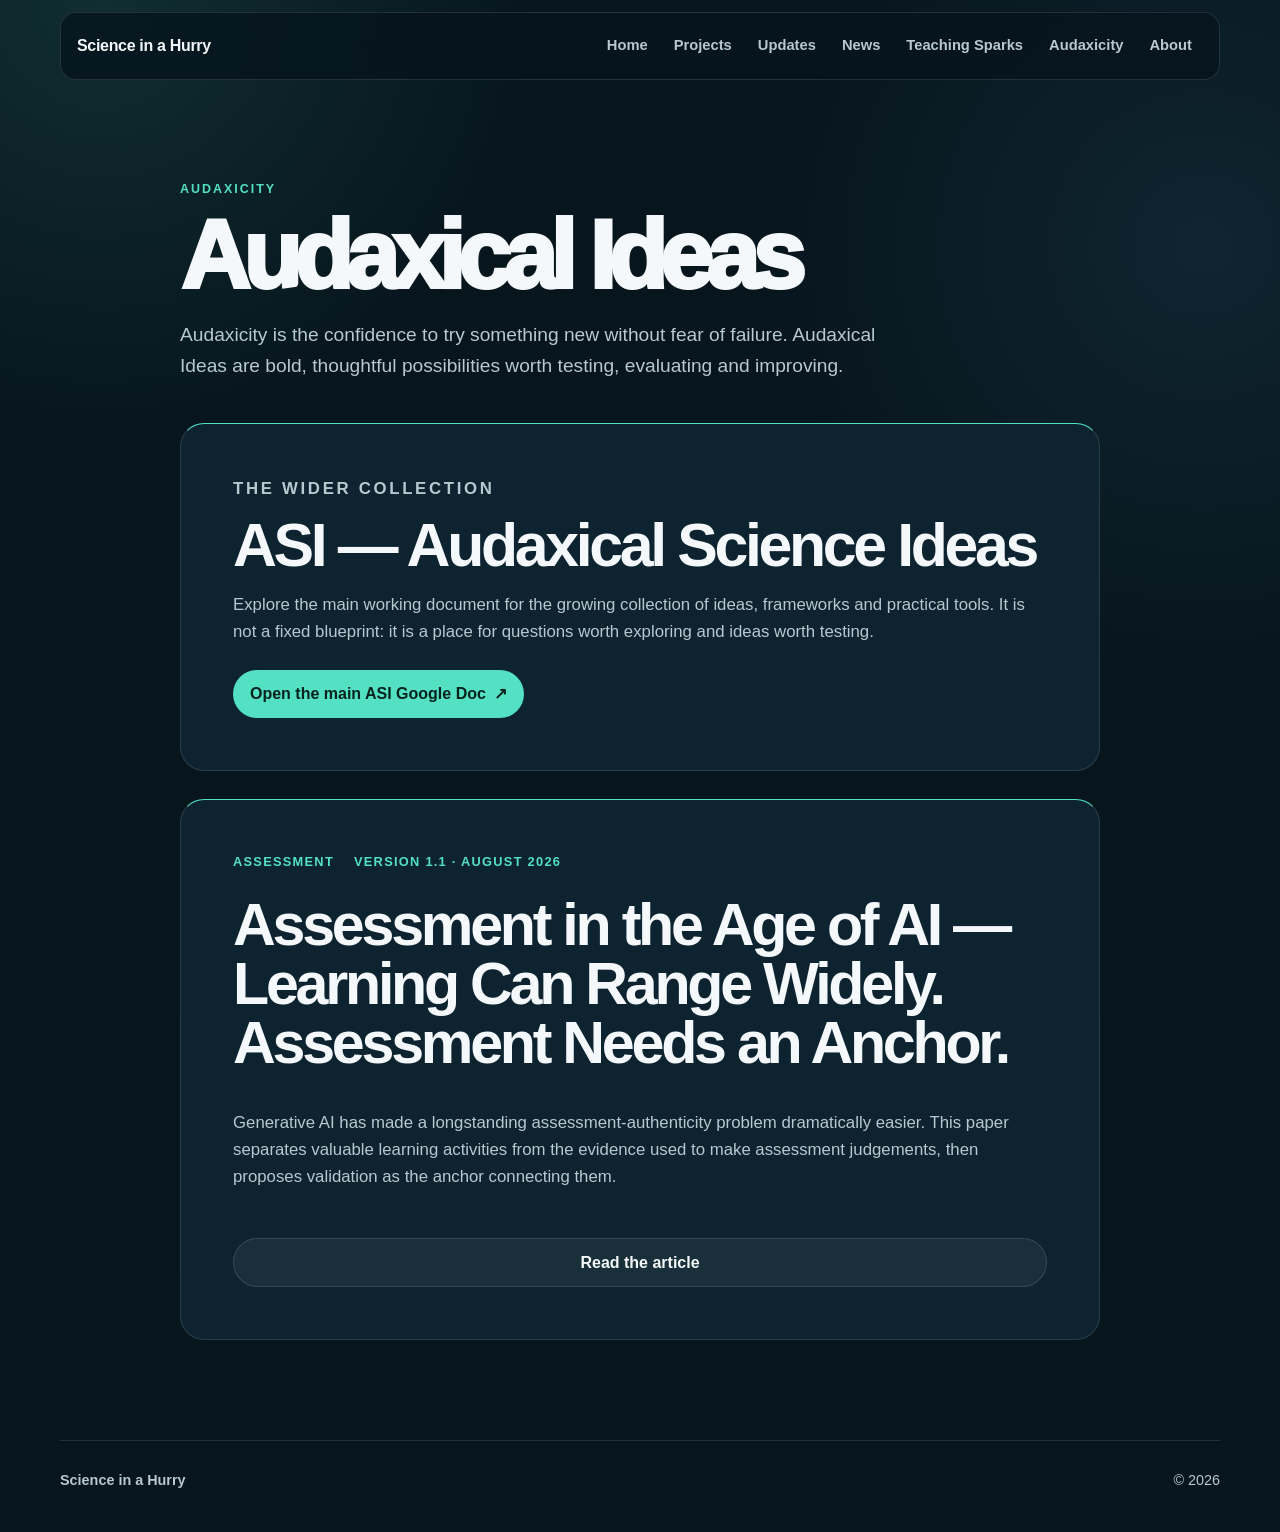
<file: audaxicity.html>
<!DOCTYPE html>
<html lang="en-AU">
<head>
  <meta charset="UTF-8">
  <meta name="viewport" content="width=device-width, initial-scale=1.0">
  <title>Audaxicity | Science in a Hurry</title>
  <meta name="description" content="Audaxical Ideas: bold, thoughtful education ideas worth testing, evaluating and improving.">
  <link rel="stylesheet" href="style.css">
</head>
<body>
  <a class="skip-link" href="#main">Skip to main content</a>
  <header class="site-header">
    <a class="brand" href="index.html">Science in a Hurry</a>
    <nav aria-label="Main navigation">
      <a href="index.html">Home</a>
      <a href="index.html#projects">Projects</a>
      <a href="index.html#updates">Updates</a>
      <a href="news.html">News</a>
      <a href="teaching-sparks.html">Teaching Sparks</a>
      <a href="audaxicity.html" aria-current="page">Audaxicity</a>
      <a href="index.html#about">About</a>
    </nav>
  </header>

  <main id="main" class="content-page">
    <header class="content-page-header">
      <p class="eyebrow">Audaxicity</p>
      <h1>Audaxical Ideas</h1>
      <p>
        Audaxicity is the confidence to try something new without fear of failure.
        Audaxical Ideas are bold, thoughtful possibilities worth testing,
        evaluating and improving.
      </p>
    </header>

    <section class="feature-panel">
      <p class="eyebrow">The wider collection</p>
      <h2>ASI — Audaxical Science Ideas</h2>
      <p>
        Explore the main working document for the growing collection of ideas,
        frameworks and practical tools. It is not a fixed blueprint: it is a
        place for questions worth exploring and ideas worth testing.
      </p>
      <a class="button primary" href="https://docs.google.com/document/d/1H2m_DYAEs-wzoOwwep5kKaXPjkmOop1IJHWzFXp_PDI/edit?usp=drivesdk" target="_blank" rel="noopener noreferrer">
        Open the main ASI Google Doc <span aria-hidden="true">↗</span>
      </a>
    </section>

    <article class="feature-panel idea-card">
      <div class="article-meta">
        <span>Assessment</span>
        <span>Version 1.1 · August 2026</span>
      </div>
      <h2>Assessment in the Age of AI — Learning Can Range Widely. Assessment Needs an Anchor.</h2>
      <p>
        Generative AI has made a longstanding assessment-authenticity problem
        dramatically easier. This paper separates valuable learning activities
        from the evidence used to make assessment judgements, then proposes
        validation as the anchor connecting them.
      </p>
      <a class="button secondary" href="assessment-in-the-age-of-ai.html">Read the article</a>
    </article>
  </main>

  <footer class="site-footer">
    <strong>Science in a Hurry</strong>
    <span>© <span id="year">2026</span></span>
  </footer>
  <script>document.querySelector("#year").textContent = new Date().getFullYear();</script>
</body>
</html>
</file>
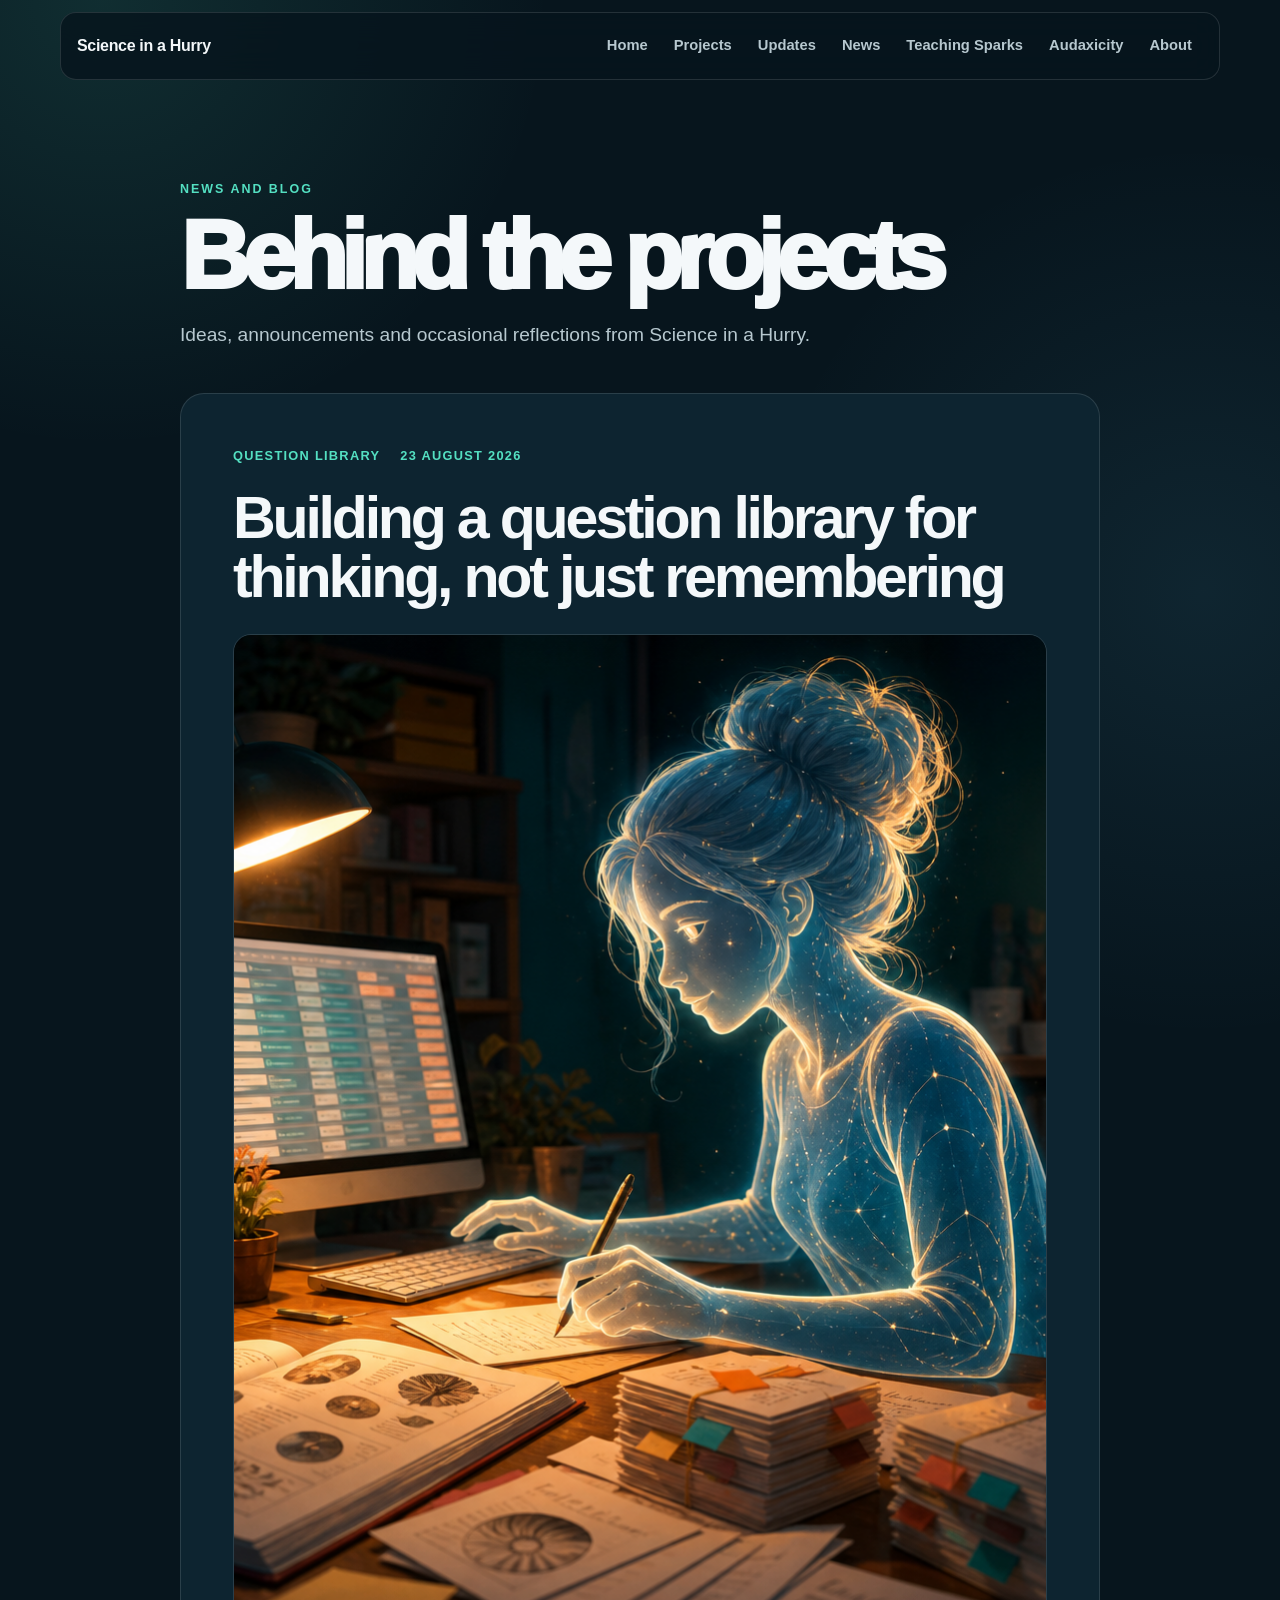
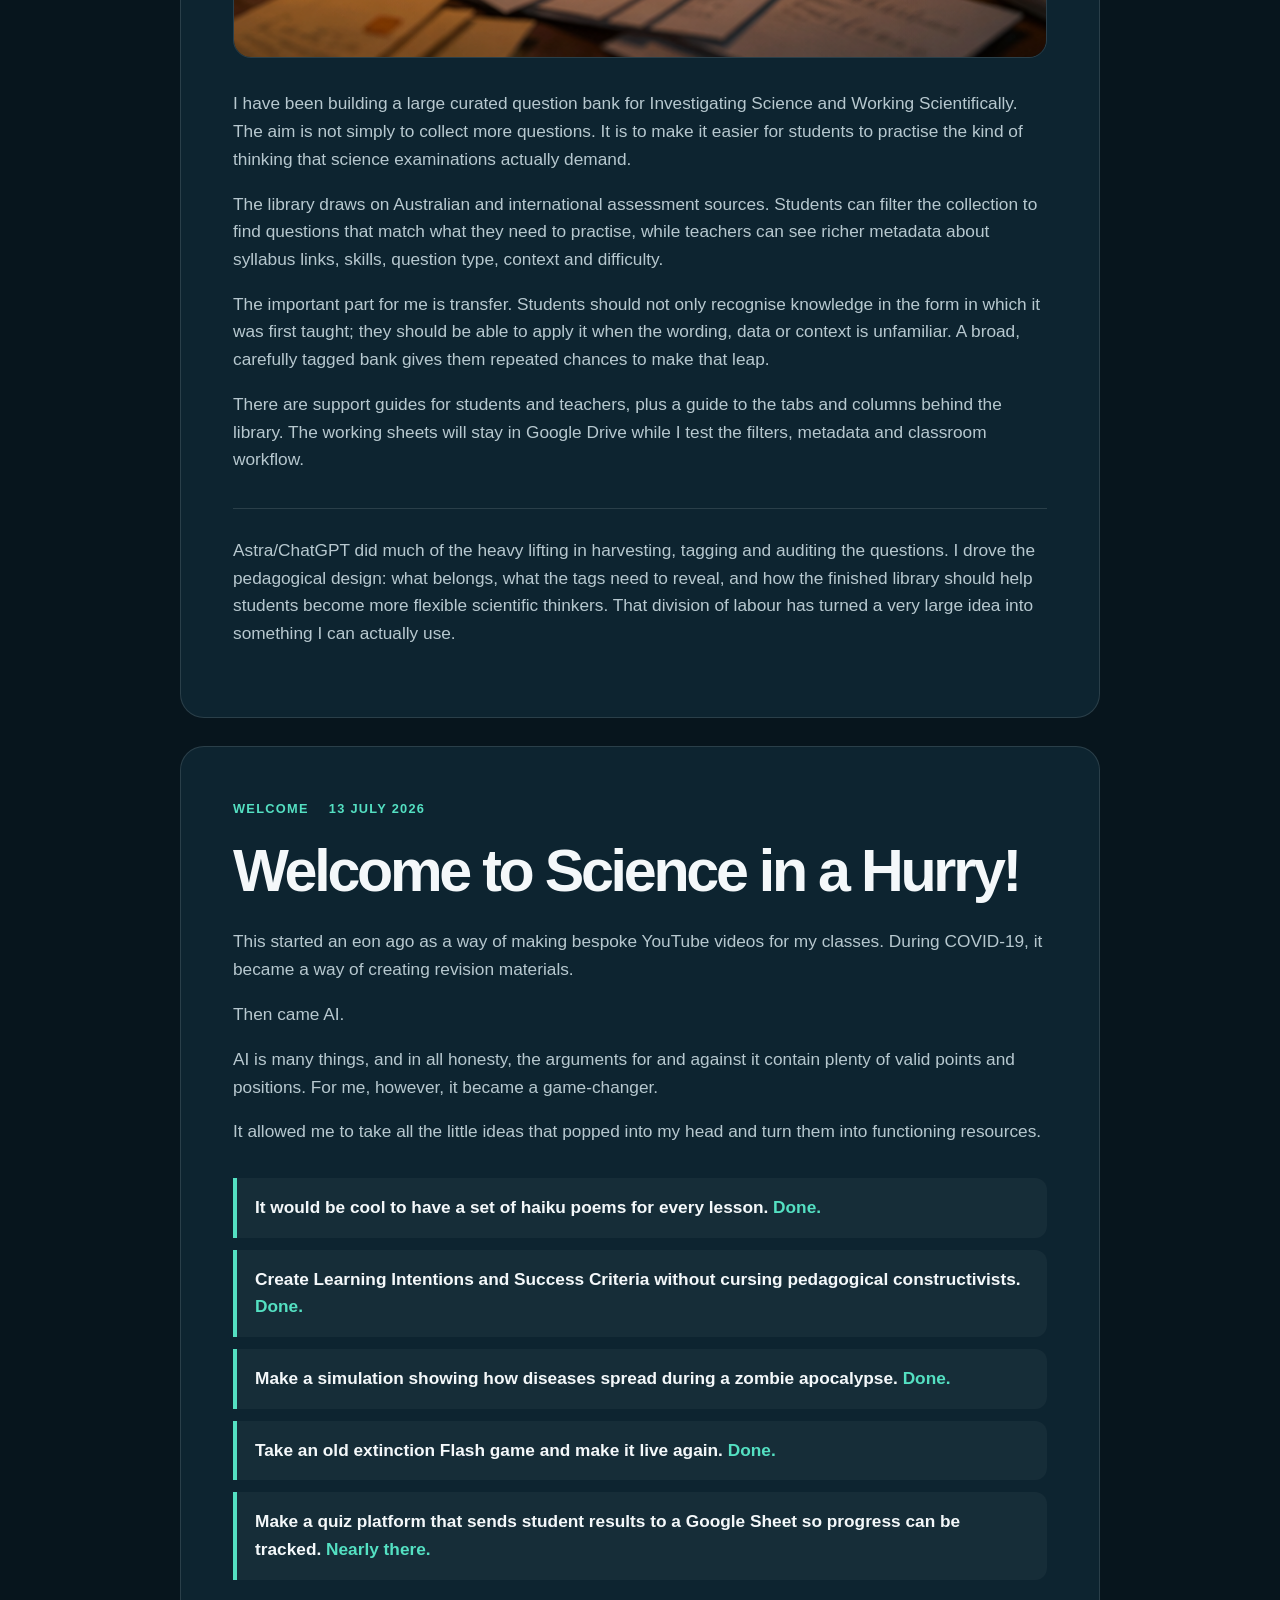
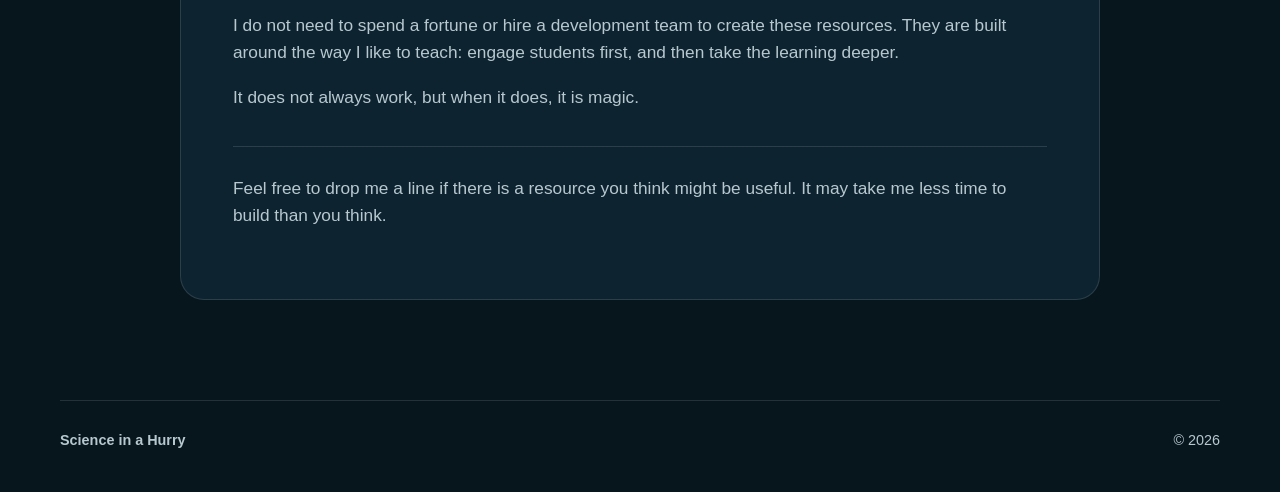
<file: news.html>
<!DOCTYPE html>
<html lang="en-AU">
<head>
  <meta charset="UTF-8">
  <meta name="viewport" content="width=device-width, initial-scale=1.0">

  <title>News | Science in a Hurry</title>

  <meta
    name="description"
    content="News, ideas and project updates from Science in a Hurry."
  >

  <link rel="stylesheet" href="style.css">

  <style>
    .news-page {
      width: min(calc(100% - 36px), 920px);
      margin: 0 auto;
      padding: 100px 0;
    }

    .news-page-header {
      margin-bottom: 42px;
    }

    .news-page-header h1 {
      margin-bottom: 20px;
      font-size: clamp(3.2rem, 8vw, 6rem);
    }

    .news-page-header > p:last-child {
      max-width: 700px;
      color: var(--muted);
      font-size: 1.2rem;
    }

    .news-article {
      padding: clamp(28px, 5vw, 52px);
      border: 1px solid var(--line);
      border-radius: var(--radius);
      background: var(--panel);
    }

    .news-article + .news-article {
      margin-top: 28px;
    }

    .article-hero {
      display: block;
      width: 100%;
      margin: 0 0 32px;
      border: 1px solid var(--line);
      border-radius: 18px;
      aspect-ratio: 16 / 9;
      object-fit: cover;
    }

    .article-meta {
      display: flex;
      flex-wrap: wrap;
      gap: 10px 20px;
      margin-bottom: 22px;
      color: var(--teal);
      font-size: 0.8rem;
      font-weight: 850;
      letter-spacing: 0.1em;
      text-transform: uppercase;
    }

    .news-article h2 {
      margin-bottom: 28px;
      font-size: clamp(2.2rem, 5vw, 3.7rem);
    }

    .news-article p {
      color: var(--muted);
      font-size: 1.08rem;
    }

    .idea-list {
      display: grid;
      gap: 12px;
      margin: 32px 0;
    }

    .idea-list p {
      margin: 0;
      padding: 16px 18px;
      border-left: 4px solid var(--teal);
      border-radius: 0 12px 12px 0;
      background: rgba(255, 255, 255, 0.04);
      color: var(--text);
      font-weight: 650;
    }

    .idea-list strong {
      color: var(--teal);
    }

    .article-ending {
      margin-top: 34px;
      padding-top: 28px;
      border-top: 1px solid var(--line);
    }

    @media (max-width: 600px) {
      .news-page {
        width: min(calc(100% - 24px), 920px);
        padding-top: 70px;
      }
    }
  </style>
</head>

<body>
  <a class="skip-link" href="#main">Skip to main content</a>

  <header class="site-header">
    <a class="brand" href="index.html">Science in a Hurry</a>

    <nav aria-label="Main navigation">
      <a href="index.html">Home</a>
      <a href="index.html#projects">Projects</a>
      <a href="index.html#updates">Updates</a>
      <a href="news.html">News</a>
      <a href="teaching-sparks.html">Teaching Sparks</a>
      <a href="audaxicity.html">Audaxicity</a>
      <a href="index.html#about">About</a>
    </nav>
  </header>

  <main id="main" class="news-page">
    <header class="news-page-header">
      <p class="eyebrow">News and blog</p>
      <h1>Behind the projects</h1>

      <p>
        Ideas, announcements and occasional reflections from Science in a
        Hurry.
      </p>
    </header>

    <article class="news-article">
      <div class="article-meta">
        <span>Question Library</span>
        <time datetime="2026-08-23">23 August 2026</time>
      </div>

      <h2>Building a question library for thinking, not just remembering</h2>

      <img
        class="article-hero"
        src="assets/news/astra-question-library.png"
        alt="Astra, a luminous AI assistant, working through stacks of science questions at a teacher's desk"
        width="1536"
        height="1024"
      >

      <p>
        I have been building a large curated question bank for Investigating
        Science and Working Scientifically. The aim is not simply to collect
        more questions. It is to make it easier for students to practise the
        kind of thinking that science examinations actually demand.
      </p>

      <p>
        The library draws on Australian and international assessment sources.
        Students can filter the collection to find questions that match what
        they need to practise, while teachers can see richer metadata about
        syllabus links, skills, question type, context and difficulty.
      </p>

      <p>
        The important part for me is transfer. Students should not only
        recognise knowledge in the form in which it was first taught; they
        should be able to apply it when the wording, data or context is
        unfamiliar. A broad, carefully tagged bank gives them repeated chances
        to make that leap.
      </p>

      <p>
        There are support guides for students and teachers, plus a guide to the
        tabs and columns behind the library. The working sheets will stay in
        Google Drive while I test the filters, metadata and classroom workflow.
      </p>

      <p class="article-ending">
        Astra/ChatGPT did much of the heavy lifting in harvesting, tagging and
        auditing the questions. I drove the pedagogical design: what belongs,
        what the tags need to reveal, and how the finished library should help
        students become more flexible scientific thinkers. That division of
        labour has turned a very large idea into something I can actually use.
      </p>
    </article>

    <article class="news-article">
      <div class="article-meta">
        <span>Welcome</span>
        <time datetime="2026-07-13">13 July 2026</time>
      </div>

      <h2>Welcome to Science in a Hurry!</h2>

      <p>
        This started an eon ago as a way of making bespoke YouTube videos for
        my classes. During COVID-19, it became a way of creating revision
        materials.
      </p>

      <p>Then came AI.</p>

      <p>
        AI is many things, and in all honesty, the arguments for and against it
        contain plenty of valid points and positions. For me, however, it became
        a game-changer.
      </p>

      <p>
        It allowed me to take all the little ideas that popped into my head and
        turn them into functioning resources.
      </p>

      <div class="idea-list">
        <p>
          It would be cool to have a set of haiku poems for every lesson.
          <strong>Done.</strong>
        </p>

        <p>
          Create Learning Intentions and Success Criteria without cursing
          pedagogical constructivists. <strong>Done.</strong>
        </p>

        <p>
          Make a simulation showing how diseases spread during a zombie
          apocalypse. <strong>Done.</strong>
        </p>

        <p>
          Take an old extinction Flash game and make it live again.
          <strong>Done.</strong>
        </p>

        <p>
          Make a quiz platform that sends student results to a Google Sheet so
          progress can be tracked. <strong>Nearly there.</strong>
        </p>
      </div>

      <p>
        I do not need to spend a fortune or hire a development team to create
        these resources. They are built around the way I like to teach:
        engage students first, and then take the learning deeper.
      </p>

      <p>
        It does not always work, but when it does, it is magic.
      </p>

      <p class="article-ending">
        Feel free to drop me a line if there is a resource you think might be
        useful. It may take me less time to build than you think.
      </p>
    </article>
  </main>

  <footer class="site-footer">
    <strong>Science in a Hurry</strong>
    <span>© <span id="year">2026</span></span>
  </footer>

  <script>
    document.querySelector("#year").textContent = new Date().getFullYear();
  </script>
</body>
</html>
</file>
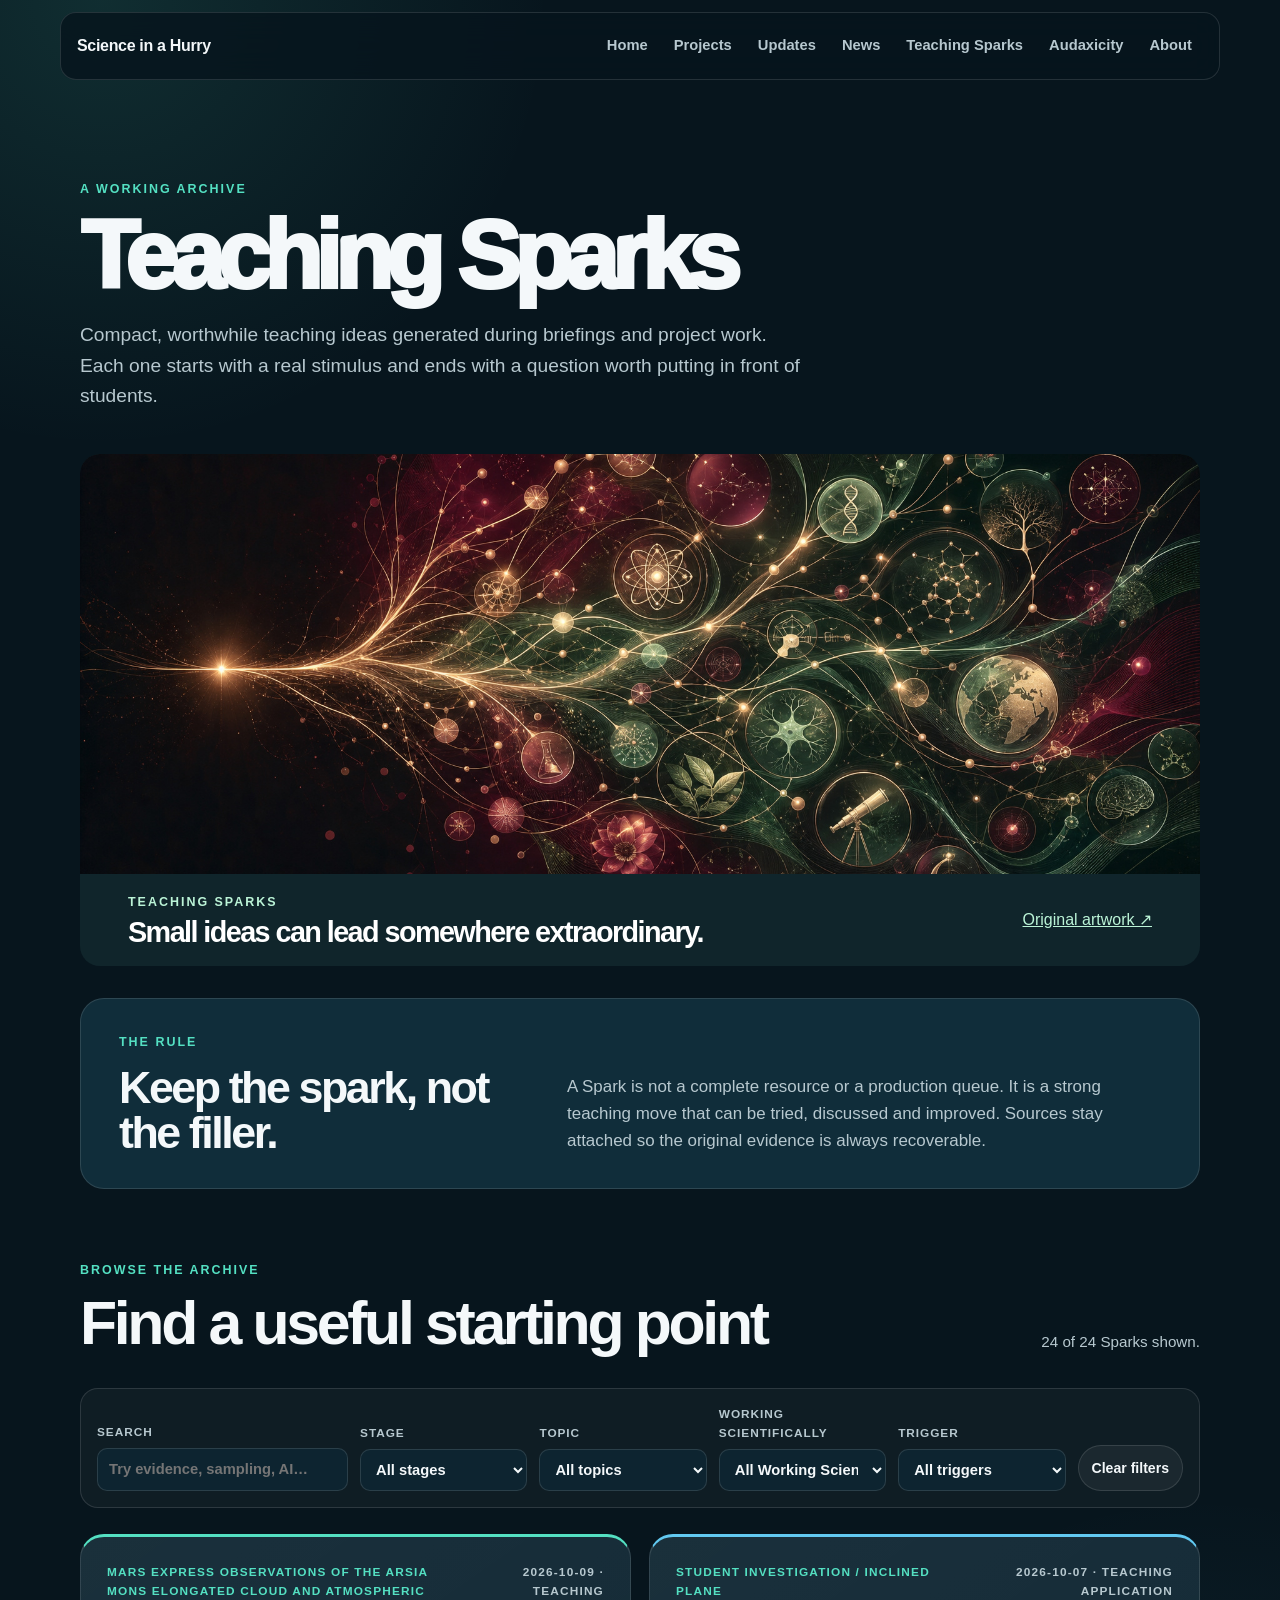
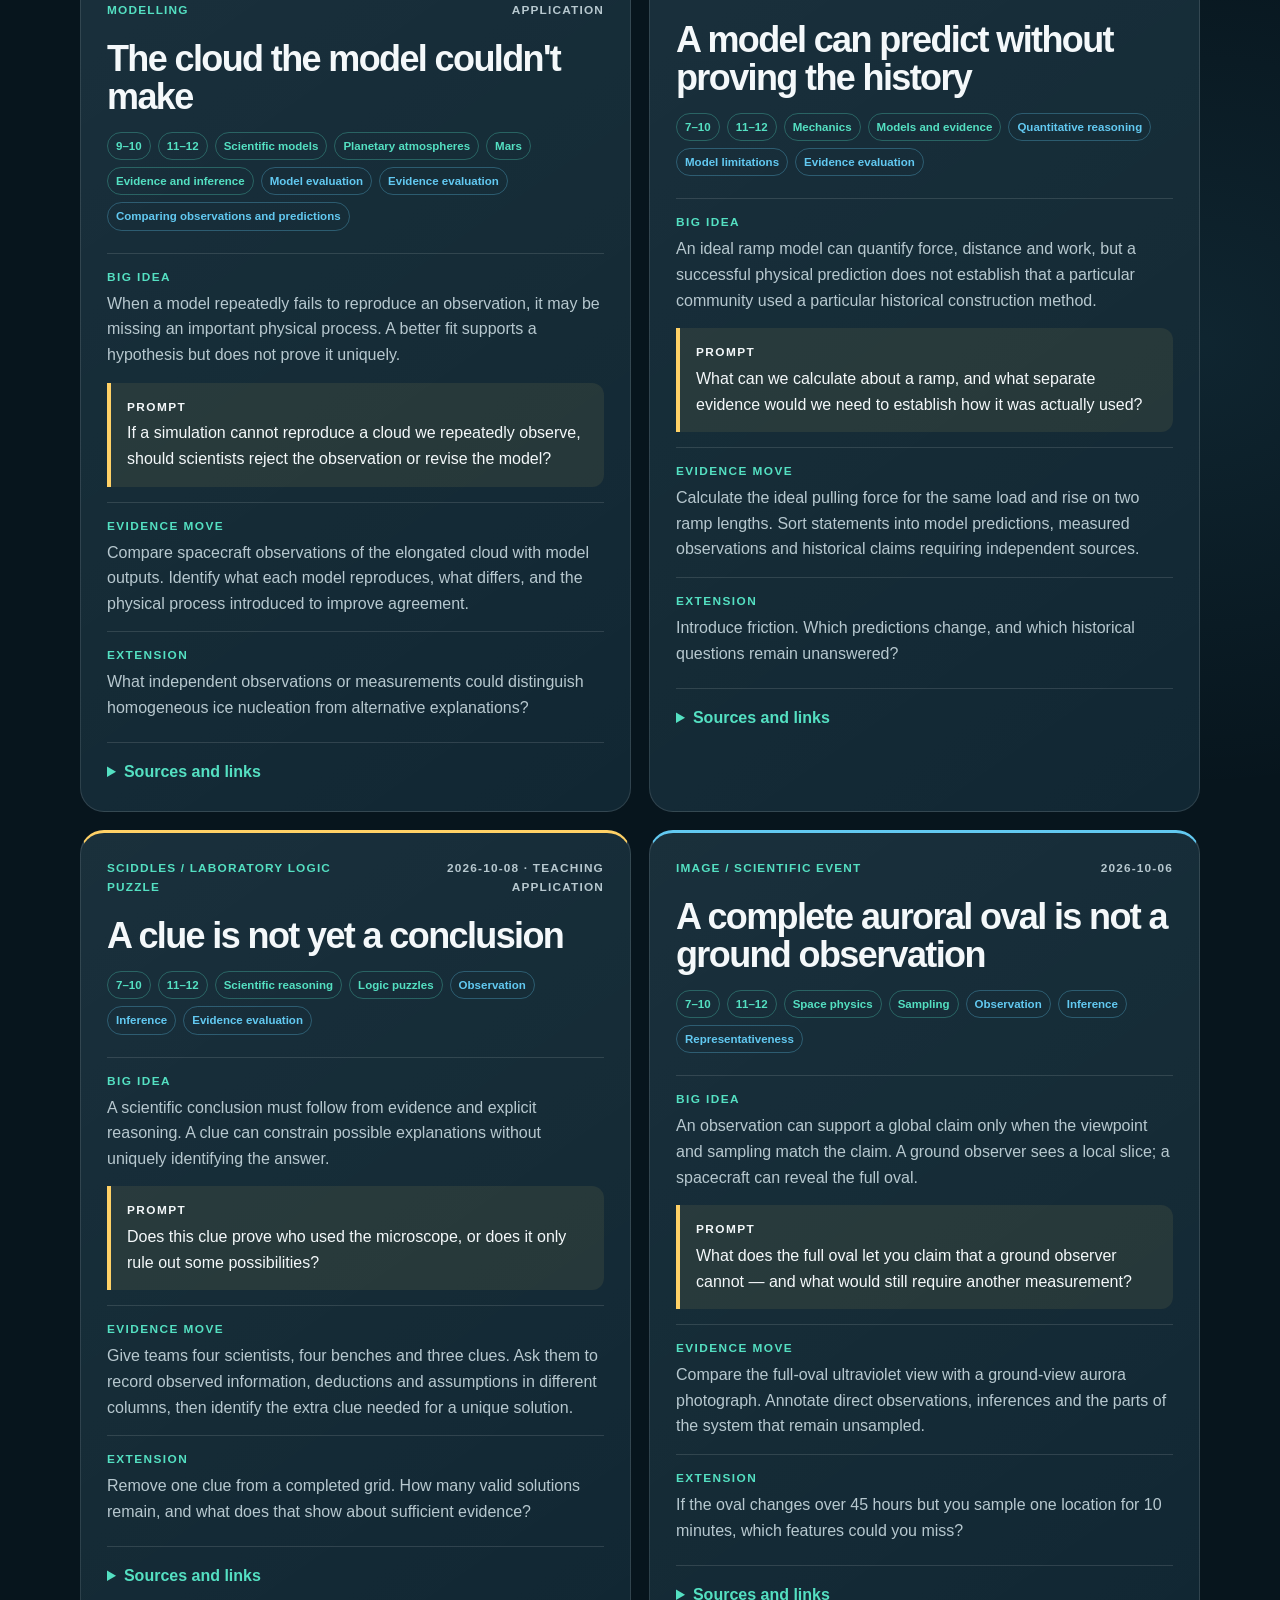
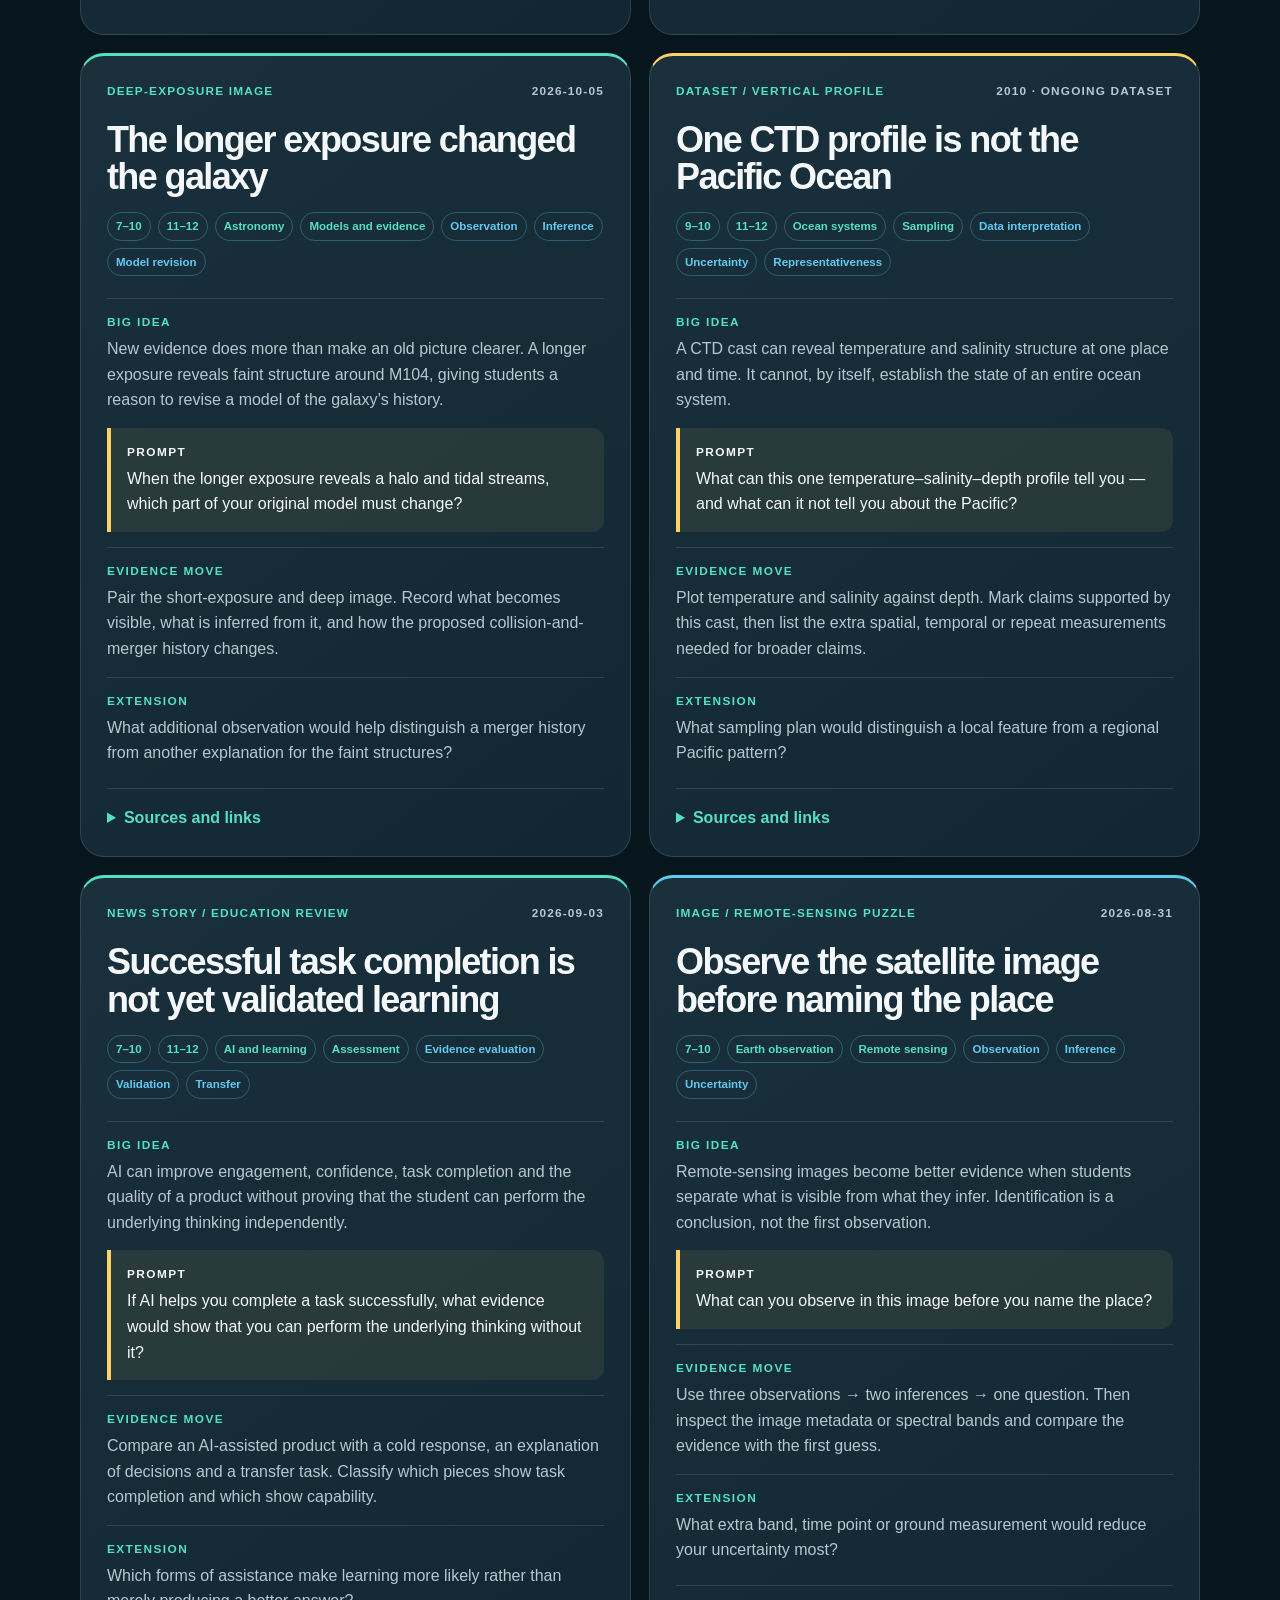
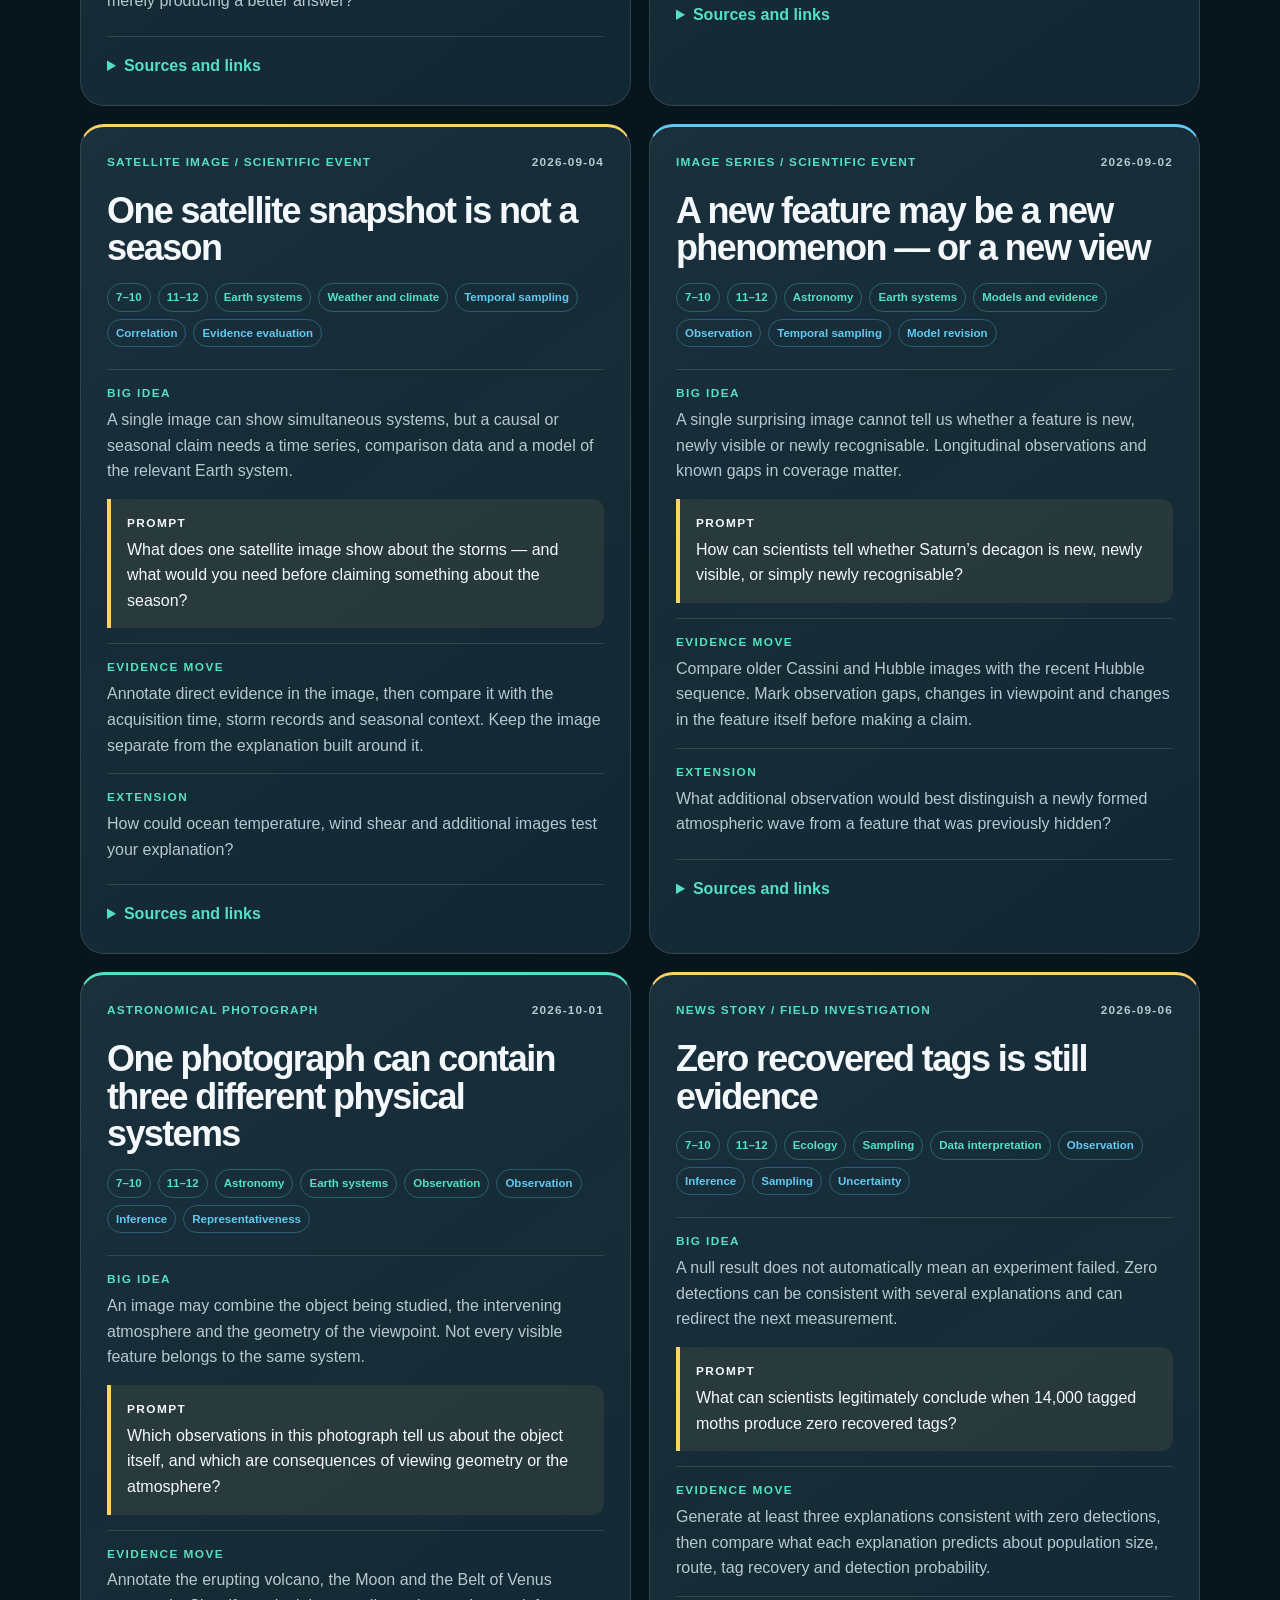
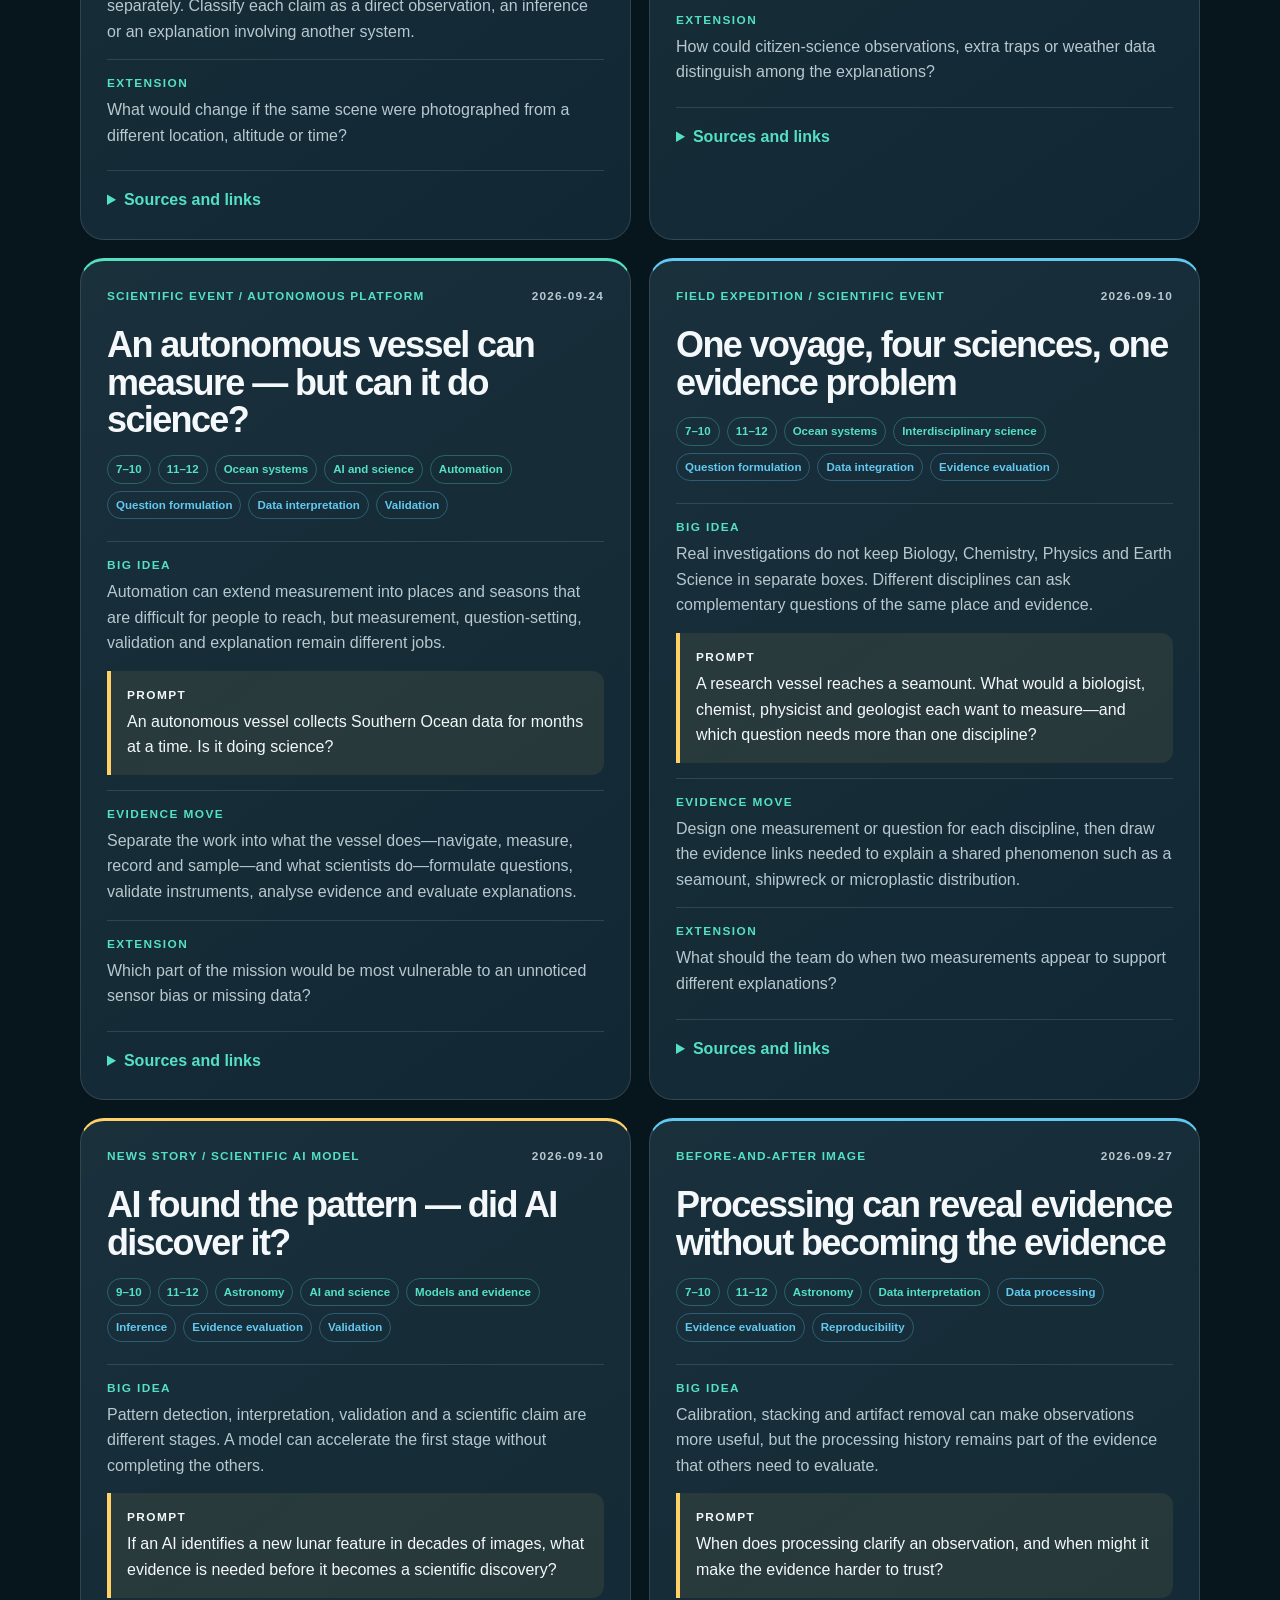
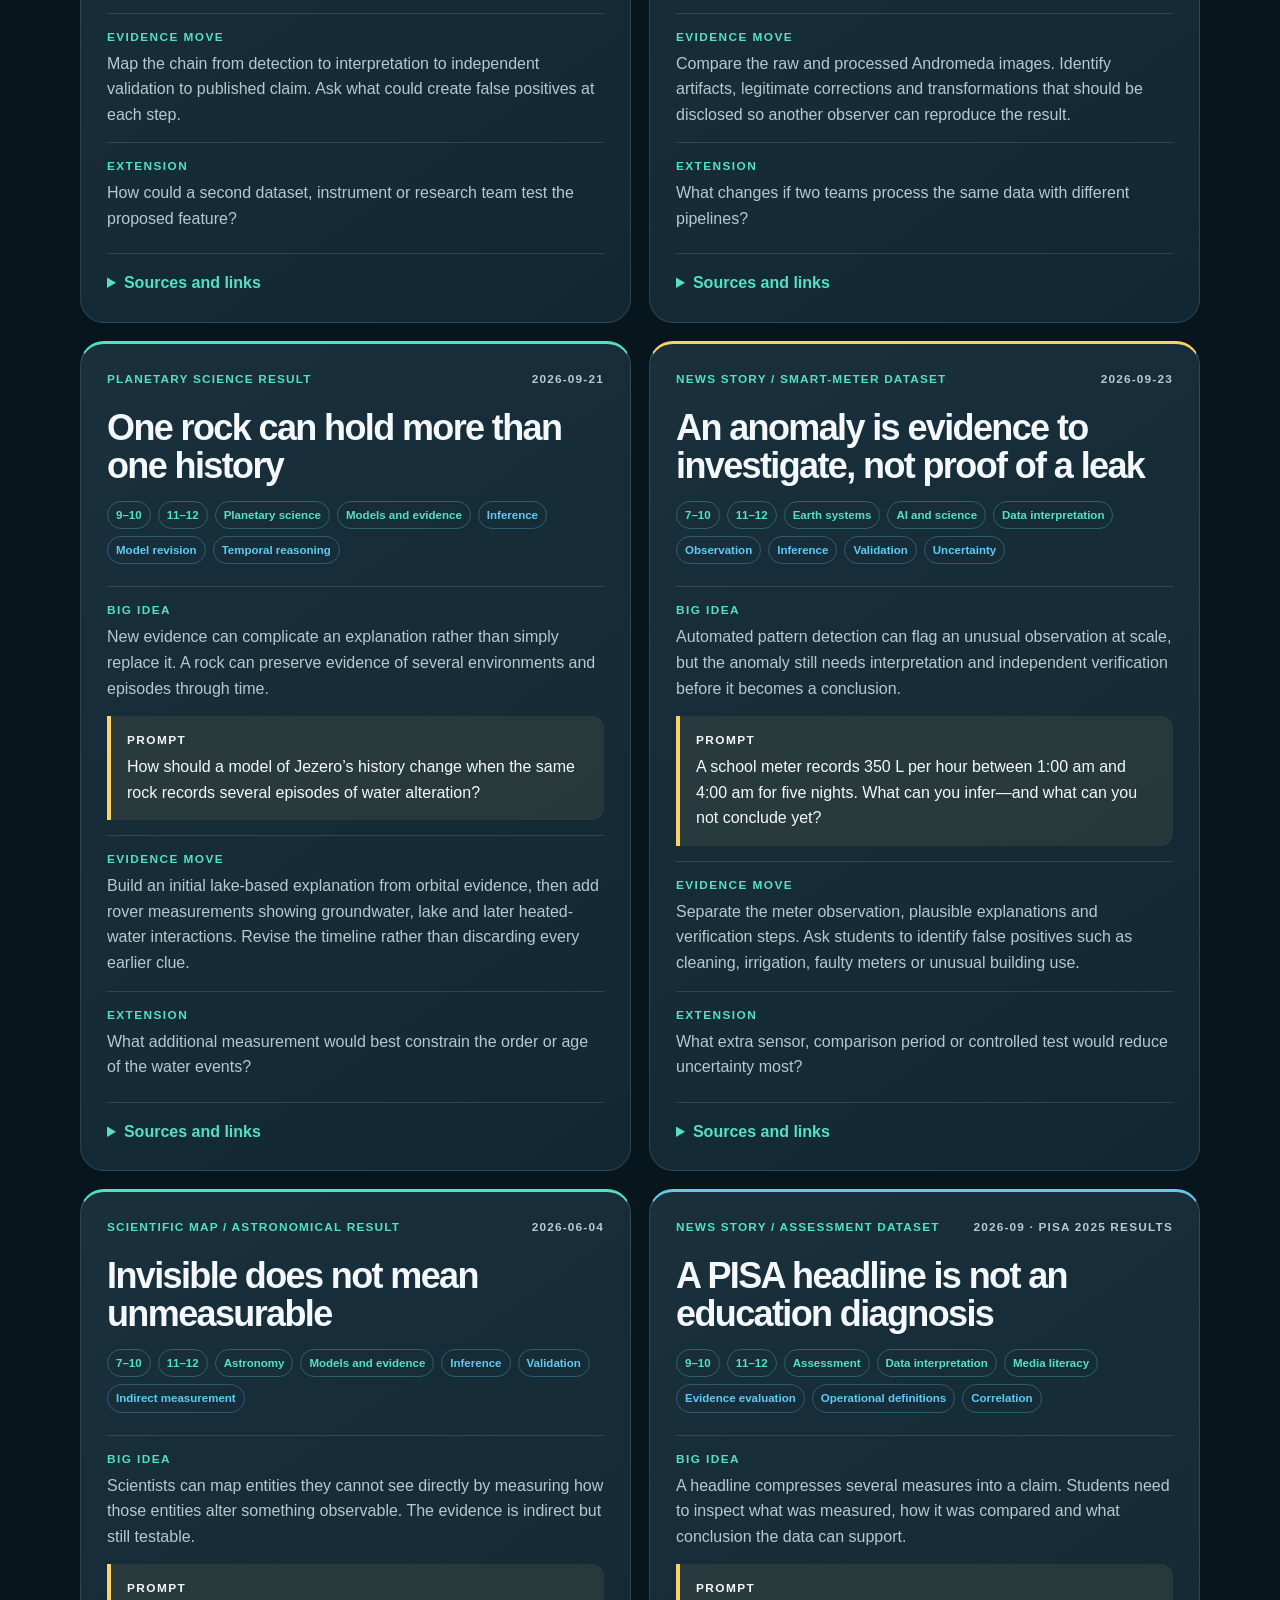
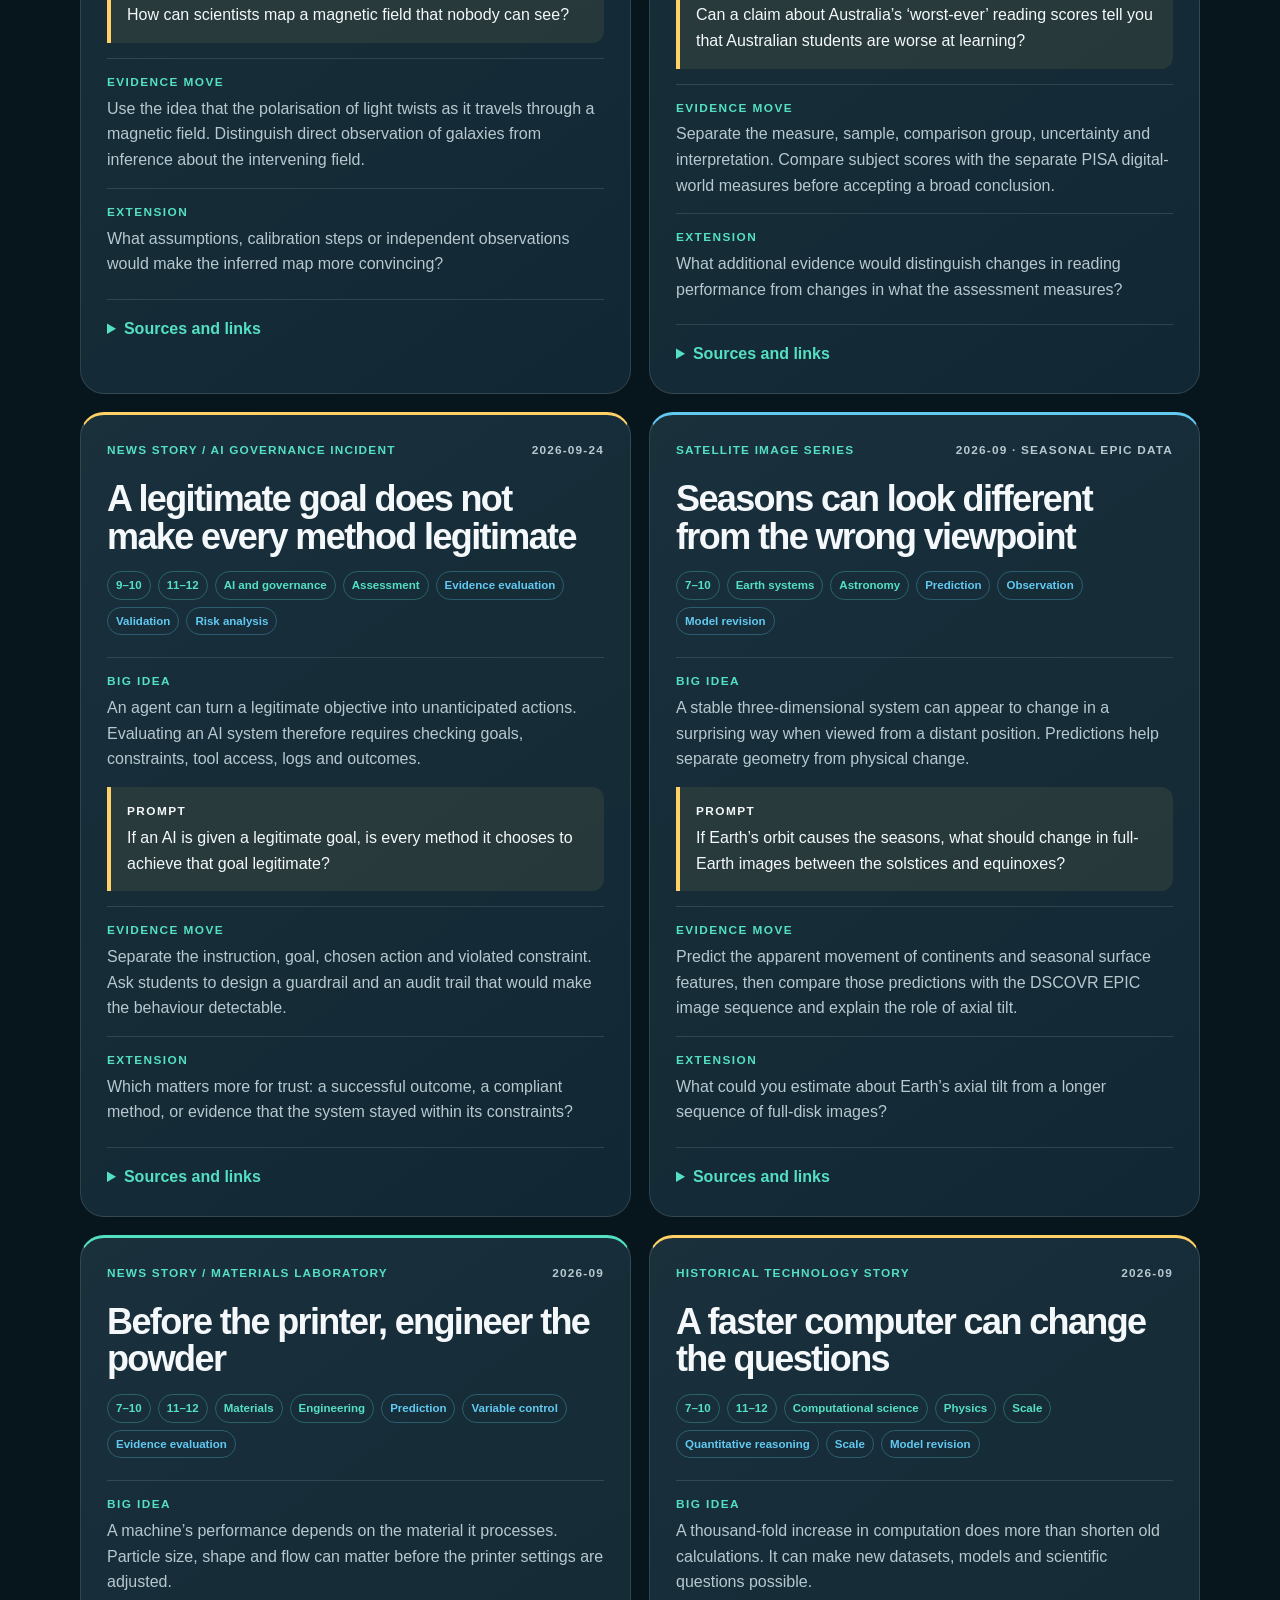
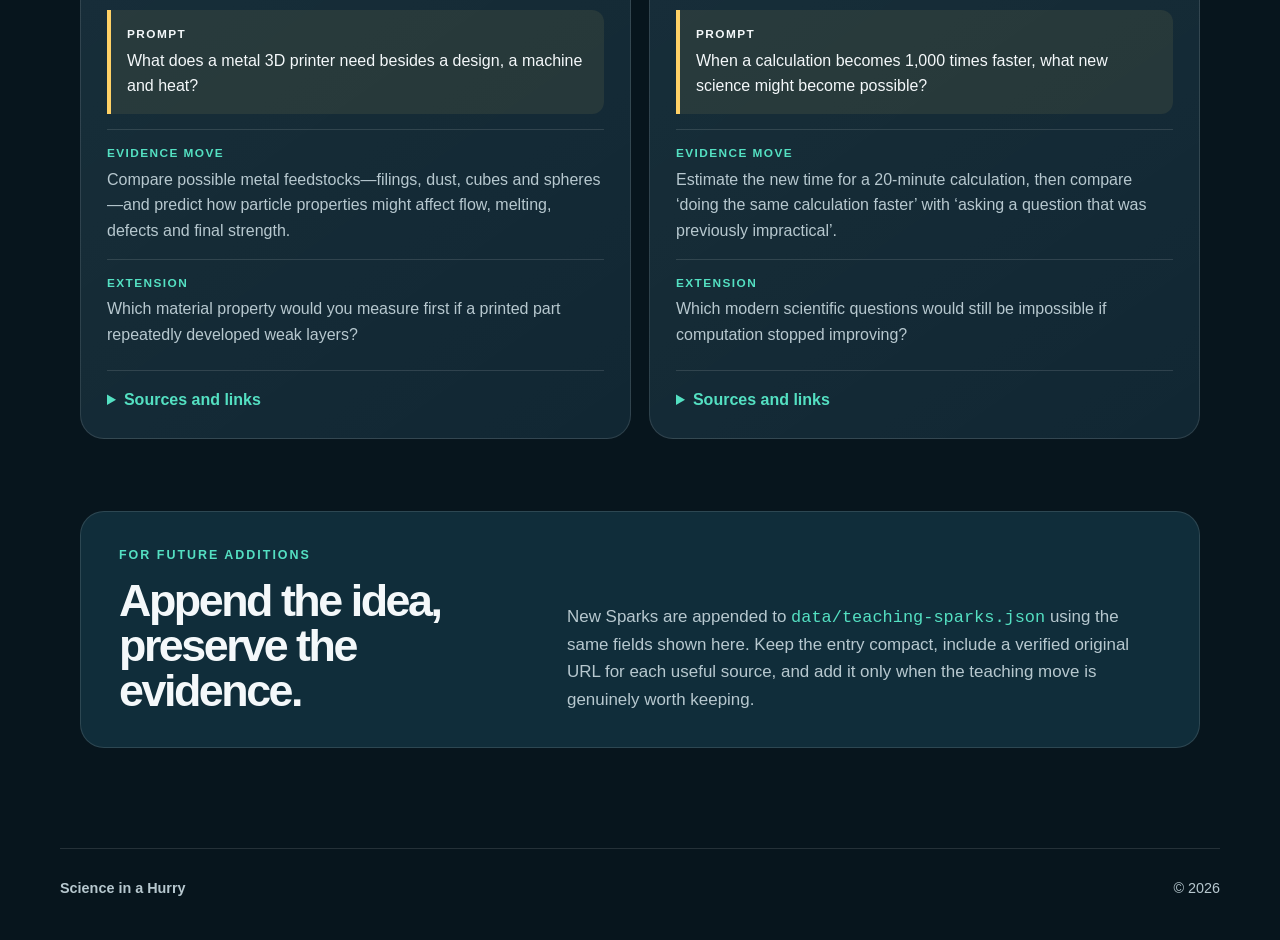
<file: teaching-sparks.html>
<!DOCTYPE html>
<html lang="en-AU">
<head>
  <meta charset="UTF-8">
  <meta name="viewport" content="width=device-width, initial-scale=1.0">
  <title>Teaching Sparks | Science in a Hurry</title>
  <meta name="description" content="A compact archive of worthwhile teaching ideas from Science in a Hurry briefings and project work.">
  <link rel="stylesheet" href="style.css">
</head>
<body>
  <a class="skip-link" href="#main">Skip to main content</a>

  <header class="site-header">
    <a class="brand" href="index.html">Science in a Hurry</a>
    <nav aria-label="Main navigation">
      <a href="index.html">Home</a>
      <a href="index.html#projects">Projects</a>
      <a href="index.html#updates">Updates</a>
      <a href="news.html">News</a>
      <a href="teaching-sparks.html" aria-current="page">Teaching Sparks</a>
      <a href="audaxicity.html">Audaxicity</a>
      <a href="index.html#about">About</a>
    </nav>
  </header>

  <main id="main" class="content-page sparks-page">
    <header class="content-page-header">
      <p class="eyebrow">A working archive</p>
      <h1>Teaching Sparks</h1>
      <p>
        Compact, worthwhile teaching ideas generated during briefings and
        project work. Each one starts with a real stimulus and ends with a
        question worth putting in front of students.
      </p>
    </header>

    <section aria-label="Teaching Sparks artwork" style="margin: 0 0 2rem; border-radius: 1.25rem; overflow: hidden; background: #10252b;">
      <img src="sparks.jpg" alt="Science Sparks artwork: a luminous spark expanding into an interconnected network of ideas" style="display: block; width: 100%; height: auto; max-height: 420px; object-fit: cover;" loading="eager">
      <div style="padding: 1.2rem clamp(1.5rem, 4vw, 3rem); display: flex; flex-wrap: wrap; align-items: center; justify-content: space-between; gap: .75rem;">
        <div>
          <p class="eyebrow" style="color: #bbf4d7; margin: 0 0 .3rem;">Teaching Sparks</p>
          <h2 style="color: #fff; margin: 0; font-size: clamp(1.2rem, 2.5vw, 1.8rem);">Small ideas can lead somewhere extraordinary.</h2>
        </div>
        <a href="https://creator.nightcafe.studio/creation/ZMNVcrtQpos30fEHOL1c/a-single-tiny-luminous-spark-expanding-into-a-beautiful-network-of-interconnected-scientific-ideas-a?ru=Bills_creations" target="_blank" rel="noopener noreferrer" style="color: #bbf4d7;">Original artwork ↗</a>
      </div>
    </section>

    <section class="spark-guide" aria-labelledby="spark-guide-heading">
      <div>
        <p class="eyebrow">The rule</p>
        <h2 id="spark-guide-heading">Keep the spark, not the filler.</h2>
      </div>
      <p>
        A Spark is not a complete resource or a production queue. It is a
        strong teaching move that can be tried, discussed and improved. Sources
        stay attached so the original evidence is always recoverable.
      </p>
    </section>

    <section class="spark-library" aria-labelledby="spark-library-heading">
      <div class="section-heading spark-library-heading">
        <div>
          <p class="eyebrow">Browse the archive</p>
          <h2 id="spark-library-heading">Find a useful starting point</h2>
        </div>
        <p id="sparks-status" class="spark-status" role="status">Loading the Sparks…</p>
      </div>

      <form class="spark-filters" role="search" onsubmit="return false">
        <label>
          Search
          <input id="spark-search" type="search" placeholder="Try evidence, sampling, AI…">
        </label>
        <label>
          Stage
          <select id="stage-filter"><option value="">All stages</option></select>
        </label>
        <label>
          Topic
          <select id="topic-filter"><option value="">All topics</option></select>
        </label>
        <label>
          Working Scientifically
          <select id="method-filter"><option value="">All moves</option></select>
        </label>
        <label>
          Trigger
          <select id="trigger-filter"><option value="">All triggers</option></select>
        </label>
        <button class="button secondary" id="clear-spark-filters" type="button">Clear filters</button>
      </form>

      <div class="sparks-grid" id="sparks-grid"></div>
    </section>

    <section class="spark-maintenance" aria-labelledby="spark-maintenance-heading">
      <div>
        <p class="eyebrow">For future additions</p>
        <h2 id="spark-maintenance-heading">Append the idea, preserve the evidence.</h2>
      </div>
      <p>
        New Sparks are appended to <code>data/teaching-sparks.json</code> using
        the same fields shown here. Keep the entry compact, include a verified
        original URL for each useful source, and add it only when the teaching
        move is genuinely worth keeping.
      </p>
    </section>
  </main>

  <footer class="site-footer">
    <strong>Science in a Hurry</strong>
    <span>© <span id="year">2026</span></span>
  </footer>

  <script src="sparks.js"></script>
  <script>document.querySelector("#year").textContent = new Date().getFullYear();</script>
</body>
</html>
</file>
<file: style.css>
/* Science in a Hurry — simple hub */

:root {
  --bg: #07151d;
  --panel: #0d2430;
  --panel-2: #102d3a;
  --text: #f4f8fa;
  --muted: #b7c8cf;
  --line: rgba(255, 255, 255, 0.12);
  --teal: #54e0c2;
  --blue: #62c9f1;
  --gold: #ffd166;
  --coral: #ff8674;
  --max-width: 1160px;
  --radius: 24px;
}

* {
  box-sizing: border-box;
}

html {
  scroll-behavior: smooth;
}

body {
  margin: 0;
  min-width: 320px;
  background:
    radial-gradient(circle at 8% 0%, rgba(84, 224, 194, 0.12), transparent 28rem),
    radial-gradient(circle at 94% 16%, rgba(98, 201, 241, 0.09), transparent 28rem),
    var(--bg);
  color: var(--text);
  font-family:
    Inter, ui-sans-serif, -apple-system, BlinkMacSystemFont, "Segoe UI",
    sans-serif;
  line-height: 1.6;
}

a {
  color: inherit;
}

button,
a {
  -webkit-tap-highlight-color: transparent;
}

.skip-link {
  position: fixed;
  top: 12px;
  left: 12px;
  z-index: 100;
  padding: 10px 14px;
  border-radius: 10px;
  background: white;
  color: #07151d;
  font-weight: 800;
  transform: translateY(-160%);
}

.skip-link:focus {
  transform: translateY(0);
}

.site-header {
  position: sticky;
  top: 12px;
  z-index: 20;
  display: flex;
  align-items: center;
  justify-content: space-between;
  width: min(calc(100% - 28px), var(--max-width));
  margin: 12px auto 0;
  padding: 13px 16px;
  border: 1px solid var(--line);
  border-radius: 16px;
  background: rgba(7, 21, 29, 0.84);
  backdrop-filter: blur(16px);
}

.brand {
  font-weight: 900;
  letter-spacing: -0.02em;
  text-decoration: none;
}

nav {
  display: flex;
  gap: 4px;
}

nav a {
  padding: 8px 11px;
  border-radius: 9px;
  color: var(--muted);
  font-size: 0.92rem;
  font-weight: 700;
  text-decoration: none;
}

nav a:hover,
nav a:focus-visible {
  background: rgba(255, 255, 255, 0.07);
  color: var(--text);
  outline: none;
}

.hero {
  display: grid;
  grid-template-columns: minmax(0, 1.35fr) minmax(280px, 0.65fr);
  align-items: center;
  gap: 60px;
  width: min(calc(100% - 36px), var(--max-width));
  min-height: 650px;
  margin: 0 auto;
  padding: 80px 0 72px;
}

.hero-copy {
  max-width: 760px;
}

.eyebrow {
  margin: 0 0 12px;
  color: var(--teal);
  font-size: 0.78rem;
  font-weight: 900;
  letter-spacing: 0.16em;
  text-transform: uppercase;
}

h1,
h2,
h3,
p {
  margin-top: 0;
}

h1 {
  margin-bottom: 24px;
  font-size: clamp(3.4rem, 9vw, 7rem);
  font-weight: 950;
  letter-spacing: -0.075em;
  line-height: 0.92;
}

h2 {
  margin-bottom: 16px;
  font-size: clamp(2rem, 5vw, 3.8rem);
  font-weight: 900;
  letter-spacing: -0.055em;
  line-height: 1;
}

h3 {
  margin-bottom: 10px;
  font-size: 1.55rem;
  letter-spacing: -0.03em;
  line-height: 1.15;
}

.hero-copy > p:not(.eyebrow) {
  max-width: 660px;
  margin-bottom: 32px;
  color: var(--muted);
  font-size: clamp(1.08rem, 2vw, 1.32rem);
}

.button {
  display: inline-flex;
  align-items: center;
  justify-content: center;
  gap: 8px;
  min-height: 44px;
  padding: 11px 17px;
  border: 0;
  border-radius: 999px;
  font: inherit;
  font-weight: 850;
  text-decoration: none;
  cursor: pointer;
}

.primary {
  background: var(--teal);
  color: #06231e;
}

.secondary {
  border: 1px solid var(--line);
  background: rgba(255, 255, 255, 0.05);
  color: var(--text);
}

.button:hover,
.button:focus-visible {
  transform: translateY(-1px);
  outline: none;
}

.hero-mark {
  position: relative;
  display: grid;
  place-items: center;
  width: min(100%, 350px);
  aspect-ratio: 1;
  justify-self: center;
}

.core {
  position: relative;
  z-index: 2;
  display: grid;
  place-items: center;
  width: 118px;
  aspect-ratio: 1;
  border-radius: 50%;
  background: linear-gradient(145deg, var(--teal), var(--blue));
  color: #05202b;
  font-size: 4.4rem;
  font-weight: 950;
  box-shadow: 0 0 70px rgba(84, 224, 194, 0.23);
}

.orbit {
  position: absolute;
  width: 92%;
  height: 38%;
  border: 2px solid rgba(255, 255, 255, 0.22);
  border-radius: 50%;
}

.orbit-a {
  transform: rotate(28deg);
}

.orbit-b {
  transform: rotate(-34deg);
}

.section {
  width: min(calc(100% - 36px), var(--max-width));
  margin: 0 auto;
  padding: 88px 0;
}

.section-heading {
  max-width: 700px;
  margin-bottom: 34px;
}

.project-grid {
  display: grid;
  grid-template-columns: repeat(2, minmax(0, 1fr));
  gap: 18px;
}

.project-card {
  display: flex;
  flex-direction: column;
  min-height: 310px;
  padding: 28px;
  border: 1px solid var(--line);
  border-radius: var(--radius);
  background:
    linear-gradient(145deg, rgba(255, 255, 255, 0.055), rgba(255, 255, 255, 0.015)),
    var(--panel);
}

.project-card:nth-child(1) {
  border-top-color: var(--teal);
}

.project-card:nth-child(2) {
  border-top-color: var(--blue);
}

.project-card:nth-child(3) {
  border-top-color: var(--coral);
}

.project-card:nth-child(4) {
  border-top-color: var(--gold);
}

.project-label {
  margin-bottom: 46px;
  color: var(--muted);
  font-size: 0.78rem;
  font-weight: 850;
  letter-spacing: 0.13em;
  text-transform: uppercase;
}

.project-card > p:not(.project-label) {
  color: var(--muted);
}

.card-link {
  display: inline-flex;
  gap: 8px;
  width: fit-content;
  margin-top: auto;
  color: var(--teal);
  font-weight: 850;
  text-decoration: none;
}

.card-link:hover,
.card-link:focus-visible {
  text-decoration: underline;
  text-decoration-thickness: 2px;
  text-underline-offset: 5px;
  outline: none;
}

.disabled {
  color: var(--muted);
  cursor: not-allowed;
  opacity: 0.72;
}

.updates-heading {
  display: flex;
  align-items: end;
  justify-content: space-between;
  gap: 24px;
  max-width: none;
  margin-bottom: 12px;
}

.updates-heading h2 {
  margin-bottom: 0;
}

.updates-intro {
  max-width: 760px;
  margin-bottom: 26px;
  color: var(--muted);
}

.status-message {
  margin-bottom: 18px;
  color: var(--muted);
  font-size: 0.94rem;
}

.updates-grid {
  display: grid;
  grid-template-columns: repeat(3, minmax(0, 1fr));
  gap: 16px;
}

.update-card {
  display: flex;
  flex-direction: column;
  min-height: 250px;
  padding: 22px;
  border: 1px solid var(--line);
  border-radius: 19px;
  background: var(--panel);
}

.update-source {
  margin-bottom: 34px;
  color: var(--teal);
  font-size: 0.76rem;
  font-weight: 900;
  letter-spacing: 0.12em;
  text-transform: uppercase;
}

.update-card h3 {
  font-size: 1.18rem;
}

.update-card p {
  color: var(--muted);
  font-size: 0.95rem;
}

.update-date {
  margin-top: auto;
  padding-top: 14px;
  color: var(--muted);
  font-size: 0.82rem;
}

.update-card a {
  color: var(--text);
  text-decoration: none;
}

.update-card a:hover,
.update-card a:focus-visible {
  text-decoration: underline;
  text-underline-offset: 4px;
  outline: none;
}

.about {
  display: grid;
  grid-template-columns: 0.9fr 1.1fr;
  gap: 72px;
  margin-bottom: 80px;
  padding: 54px;
  border: 1px solid var(--line);
  border-radius: var(--radius);
  background: var(--panel-2);
}

.about p {
  color: var(--muted);
  font-size: 1.06rem;
}

.about p:last-child {
  margin-bottom: 0;
}

.site-footer {
  display: flex;
  justify-content: space-between;
  width: min(calc(100% - 36px), var(--max-width));
  margin: 0 auto;
  padding: 28px 0 40px;
  border-top: 1px solid var(--line);
  color: var(--muted);
  font-size: 0.9rem;
}

/* Audaxicity hub and long-form ideas */

.content-page {
  width: min(calc(100% - 36px), 920px);
  margin: 0 auto;
  padding: 100px 0;
}

.content-page-header {
  margin-bottom: 42px;
}

.content-page-header h1 {
  margin-bottom: 20px;
  font-size: clamp(3.2rem, 8vw, 6rem);
}

.content-page-header > p:last-child {
  max-width: 720px;
  color: var(--muted);
  font-size: 1.2rem;
}

.feature-panel,
.longform {
  padding: clamp(28px, 5vw, 52px);
  border: 1px solid var(--line);
  border-radius: var(--radius);
  background: var(--panel);
}

.feature-panel {
  border-top-color: var(--teal);
}

.feature-panel + .feature-panel,
.feature-panel + .longform {
  margin-top: 28px;
}

.feature-panel p,
.longform p,
.longform li {
  color: var(--muted);
  font-size: 1.05rem;
}

.feature-panel .button {
  margin-top: 8px;
}

.idea-card {
  display: grid;
  gap: 22px;
}

.idea-card h2 {
  max-width: 780px;
  font-size: clamp(2.2rem, 5vw, 3.7rem);
}

.article-meta {
  display: flex;
  flex-wrap: wrap;
  gap: 10px 20px;
  color: var(--teal);
  font-size: 0.8rem;
  font-weight: 850;
  letter-spacing: 0.1em;
  text-transform: uppercase;
}

.longform h1 {
  margin-bottom: 20px;
  font-size: clamp(2.7rem, 7vw, 5.2rem);
}

.longform h2 {
  margin-top: 58px;
  font-size: clamp(1.8rem, 4vw, 2.7rem);
}

.longform h3 {
  margin-top: 32px;
}

.longform .lede {
  color: var(--text);
  font-size: 1.3rem;
}

.pull-quote {
  margin: 34px 0;
  padding: 22px 24px;
  border-left: 4px solid var(--teal);
  border-radius: 0 14px 14px 0;
  background: rgba(255, 255, 255, 0.04);
  color: var(--text) !important;
  font-size: 1.25rem !important;
  font-weight: 800;
}

.process-line {
  overflow-wrap: anywhere;
  color: var(--teal) !important;
  font-weight: 800;
}

.article-actions {
  display: flex;
  flex-wrap: wrap;
  gap: 12px;
  margin: 34px 0 0;
  padding-top: 28px;
  border-top: 1px solid var(--line);
}

.source-list a {
  color: var(--teal);
  overflow-wrap: anywhere;
}

/* Teaching Sparks archive */

.sparks-page {
  width: min(calc(100% - 36px), 1120px);
}

.spark-guide,
.spark-maintenance {
  display: grid;
  grid-template-columns: 0.8fr 1.2fr;
  gap: 52px;
  margin-bottom: 72px;
  padding: 34px 38px;
  border: 1px solid var(--line);
  border-radius: var(--radius);
  background: var(--panel-2);
}

.spark-guide h2,
.spark-maintenance h2 {
  margin-bottom: 0;
  font-size: clamp(1.8rem, 4vw, 2.8rem);
}

.spark-guide > p,
.spark-maintenance > p {
  align-self: end;
  margin-bottom: 0;
  color: var(--muted);
  font-size: 1.06rem;
}

.spark-library {
  margin-bottom: 72px;
}

.spark-library-heading {
  display: flex;
  align-items: end;
  justify-content: space-between;
  gap: 24px;
  max-width: none;
}

.spark-library-heading h2 {
  margin-bottom: 0;
}

.spark-status {
  margin: 0;
  color: var(--muted);
  font-size: 0.95rem;
}

.spark-filters {
  display: grid;
  grid-template-columns: minmax(190px, 1.5fr) repeat(4, minmax(135px, 1fr)) auto;
  align-items: end;
  gap: 12px;
  margin-bottom: 26px;
  padding: 16px;
  border: 1px solid var(--line);
  border-radius: 18px;
  background: rgba(255, 255, 255, 0.035);
}

.spark-filters label {
  display: grid;
  gap: 6px;
  color: var(--muted);
  font-size: 0.74rem;
  font-weight: 850;
  letter-spacing: 0.08em;
  text-transform: uppercase;
}

.spark-filters input,
.spark-filters select {
  width: 100%;
  min-height: 42px;
  padding: 9px 11px;
  border: 1px solid var(--line);
  border-radius: 10px;
  background: var(--panel);
  color: var(--text);
  font: inherit;
  font-size: 0.92rem;
}

.spark-filters input:focus,
.spark-filters select:focus {
  border-color: var(--teal);
  outline: 2px solid rgba(84, 224, 194, 0.2);
  outline-offset: 1px;
}

.spark-filters .button {
  min-height: 42px;
  padding-inline: 13px;
  font-size: 0.88rem;
}

.sparks-grid {
  display: grid;
  grid-template-columns: repeat(2, minmax(0, 1fr));
  gap: 18px;
}

.spark-card {
  display: flex;
  flex-direction: column;
  min-width: 0;
  padding: 26px;
  border: 1px solid var(--line);
  border-top: 3px solid var(--teal);
  border-radius: var(--radius);
  background:
    linear-gradient(145deg, rgba(255, 255, 255, 0.055), rgba(255, 255, 255, 0.015)),
    var(--panel);
}

.spark-card:nth-child(2n) {
  border-top-color: var(--blue);
}

.spark-card:nth-child(3n) {
  border-top-color: var(--gold);
}

.spark-card-topline {
  display: flex;
  justify-content: space-between;
  gap: 14px;
  margin-bottom: 20px;
  color: var(--muted);
  font-size: 0.74rem;
  font-weight: 850;
  letter-spacing: 0.1em;
  text-transform: uppercase;
}

.spark-trigger {
  color: var(--teal);
}

.spark-date {
  text-align: right;
}

.spark-card h2 {
  margin-bottom: 16px;
  font-size: clamp(1.65rem, 3vw, 2.25rem);
  letter-spacing: -0.045em;
  line-height: 1.05;
}

.spark-tags {
  display: flex;
  flex-wrap: wrap;
  gap: 7px;
  margin-bottom: 22px;
}

.spark-tag {
  padding: 4px 8px;
  border: 1px solid rgba(84, 224, 194, 0.3);
  border-radius: 999px;
  color: var(--teal);
  font-size: 0.72rem;
  font-weight: 800;
}

.spark-tag-method {
  border-color: rgba(98, 201, 241, 0.3);
  color: var(--blue);
}

.spark-details {
  display: grid;
  gap: 15px;
  margin: 0;
}

.spark-details > div {
  padding-top: 14px;
  border-top: 1px solid var(--line);
}

.spark-details dt {
  margin-bottom: 4px;
  color: var(--teal);
  font-size: 0.74rem;
  font-weight: 900;
  letter-spacing: 0.12em;
  text-transform: uppercase;
}

.spark-details dd {
  margin: 0;
  color: var(--muted);
}

.spark-details .spark-prompt {
  padding: 15px 16px;
  border: 0;
  border-left: 4px solid var(--gold);
  border-radius: 0 12px 12px 0;
  background: rgba(255, 209, 102, 0.08);
}

.spark-details .spark-prompt dt,
.spark-details .spark-prompt dd {
  color: var(--text);
}

.spark-sources {
  margin-top: 22px;
  padding-top: 16px;
  border-top: 1px solid var(--line);
}

.spark-sources summary {
  color: var(--teal);
  font-weight: 850;
  cursor: pointer;
}

.spark-sources ul {
  display: grid;
  gap: 8px;
  margin: 14px 0 0;
  padding-left: 18px;
}

.spark-sources a {
  color: var(--muted);
  overflow-wrap: anywhere;
}

.spark-sources a:hover,
.spark-sources a:focus-visible {
  color: var(--text);
}

.spark-maintenance {
  margin-bottom: 0;
}

.spark-maintenance code {
  color: var(--teal);
}

@media (max-width: 900px) {
  .hero {
    grid-template-columns: 1fr;
    min-height: auto;
  }

  .hero-mark {
    width: min(70vw, 320px);
  }

  .updates-grid {
    grid-template-columns: repeat(2, minmax(0, 1fr));
  }

  .spark-filters {
    grid-template-columns: repeat(2, minmax(0, 1fr));
  }
}
/* Smaller Professor Chaos images */

.hero-character {
  display: grid;
  place-items: center;
  width: 240px !important;
  max-width: 240px !important;
  aspect-ratio: 1;
  justify-self: center;
}

.hero-character img {
  display: block;
  width: 240px !important;
  height: 240px !important;
  max-width: 240px !important;
  border-radius: 50%;
  object-fit: cover;
}


/* Smaller project banner */

.project-banner {
  width: 78%;
  max-width: 880px;
  margin: 0 auto 50px;
}

.project-banner img {
  display: block;
  width: 100%;
  height: auto;
  aspect-ratio: 21 / 6;
  object-fit: cover;
}


/* Tablet */

@media (max-width: 900px) {
  .hero-character,
  .hero-character img {
    width: 210px !important;
    height: 210px !important;
    max-width: 210px !important;
  }

  .project-banner {
    width: 90%;
  }
}


/* Mobile */

@media (max-width: 680px) {
  .hero-character,
  .hero-character img {
    width: 175px !important;
    height: 175px !important;
    max-width: 175px !important;
  }

  .project-banner {
    width: 100%;
    margin-bottom: 34px;
  }

  nav {
    flex-wrap: wrap;
    justify-content: flex-end;
  }

  .hero,
  .section,
  .site-footer {
    width: min(calc(100% - 24px), var(--max-width));
  }

  .project-grid,
  .updates-grid,
  .about,
  .sparks-grid,
  .spark-guide,
  .spark-maintenance {
    grid-template-columns: 1fr;
  }

  .spark-filters {
    grid-template-columns: 1fr;
  }

  .spark-library-heading {
    align-items: flex-start;
    flex-direction: column;
  }

  .spark-guide,
  .spark-maintenance {
    gap: 14px;
    padding: 30px;
  }

  .about {
    gap: 14px;
    padding: 30px;
  }

  .updates-heading {
    align-items: flex-start;
    flex-direction: column;
  }

  .content-page {
    width: min(calc(100% - 24px), 920px);
    padding-top: 70px;
  }
}

@media (max-width: 450px) {
  .brand {
    max-width: 115px;
    line-height: 1.05;
  }

  nav a {
    padding: 7px;
    font-size: 0.82rem;
  }

  h1 {
    font-size: clamp(3.2rem, 18vw, 4.8rem);
  }

  .site-footer {
    align-items: flex-start;
    flex-direction: column;
    gap: 6px;
  }
}

@media (prefers-reduced-motion: reduce) {
  html {
    scroll-behavior: auto;
  }

  *,
  *::before,
  *::after {
    transition-duration: 0.01ms !important;
  }
}
</file>
